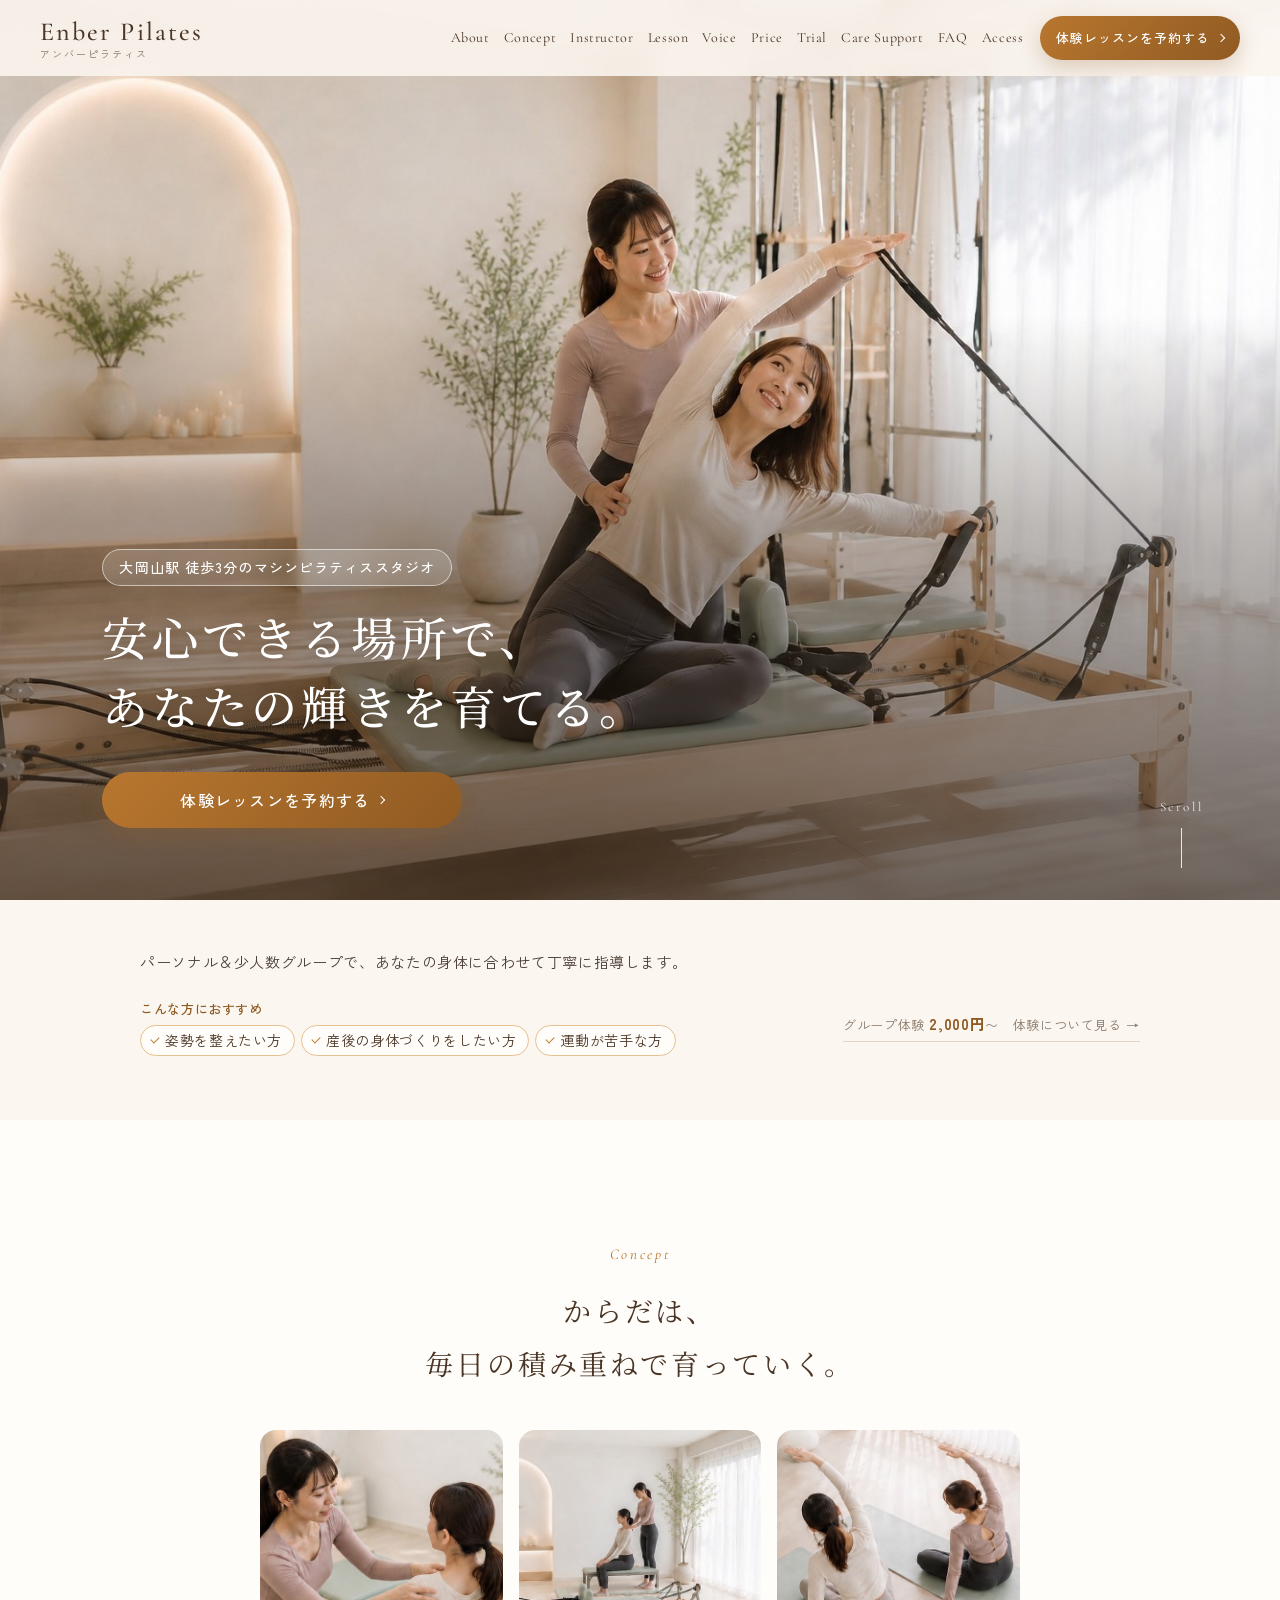
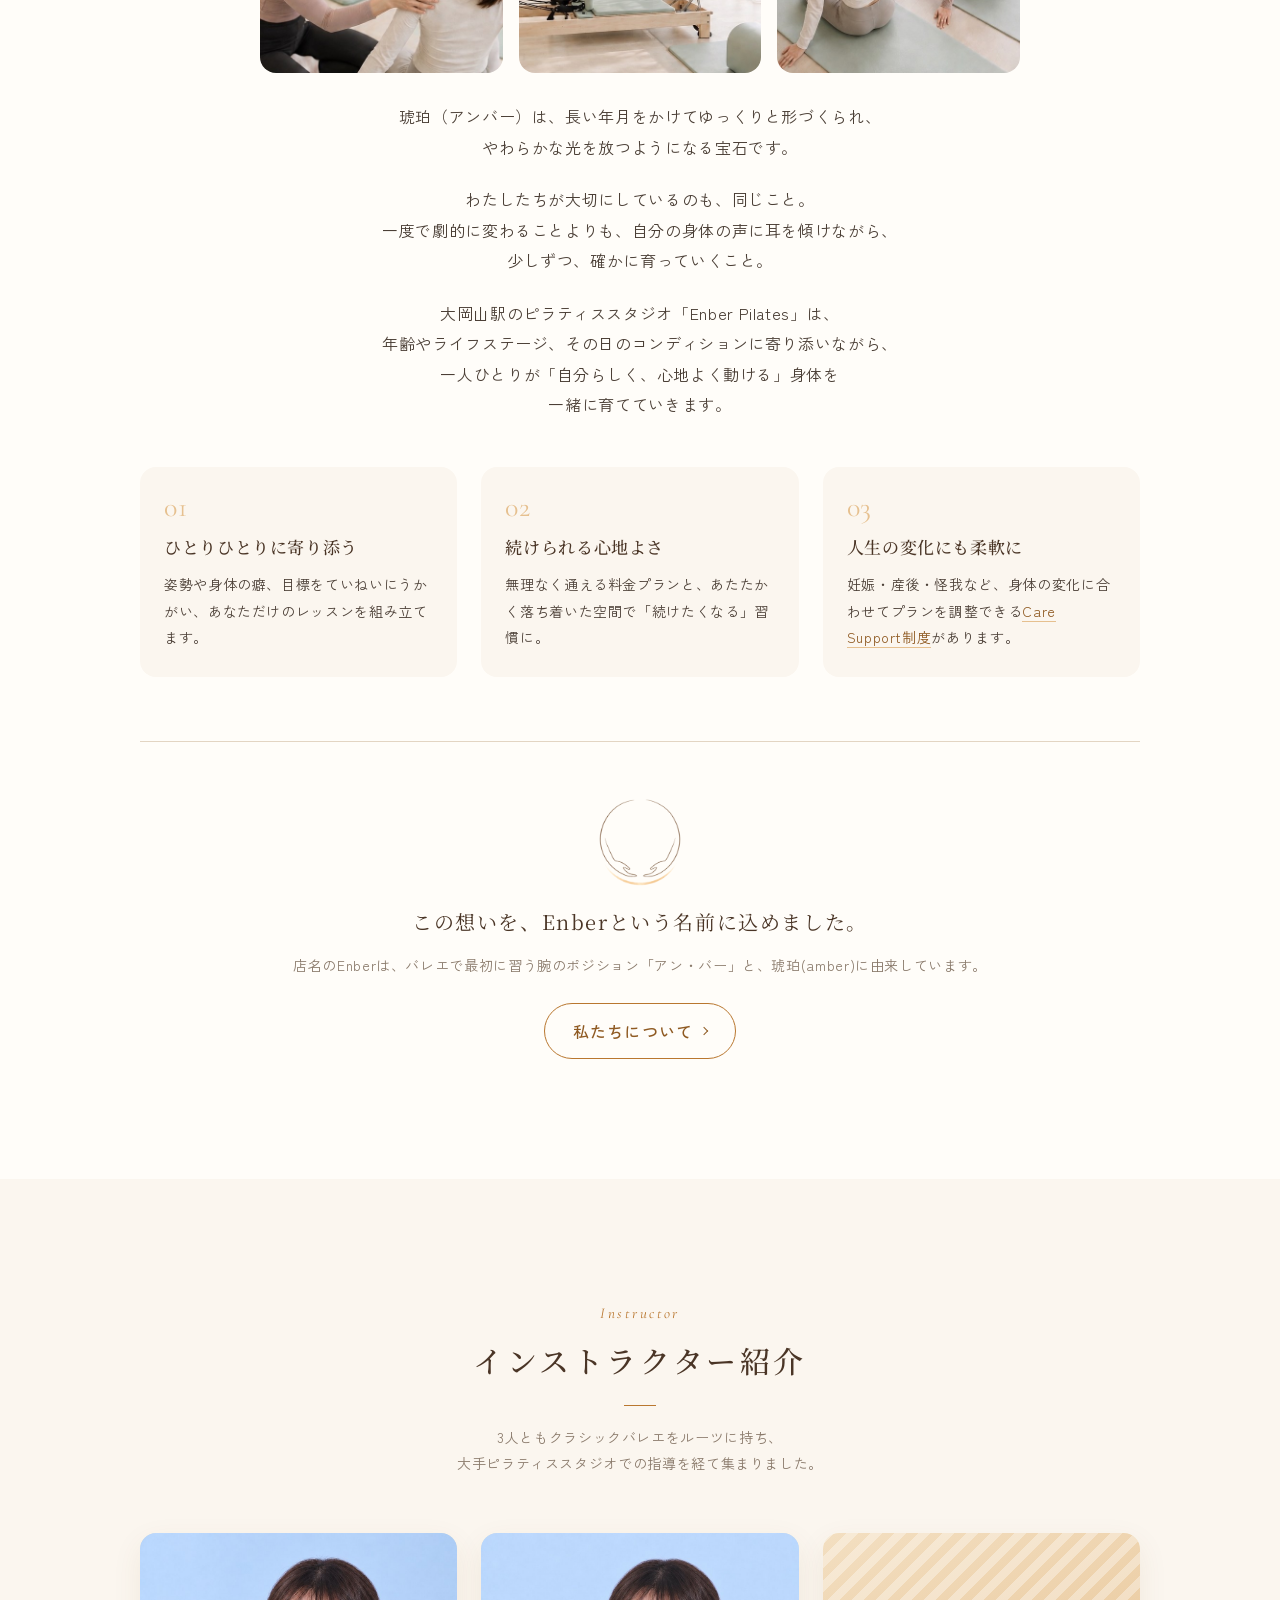
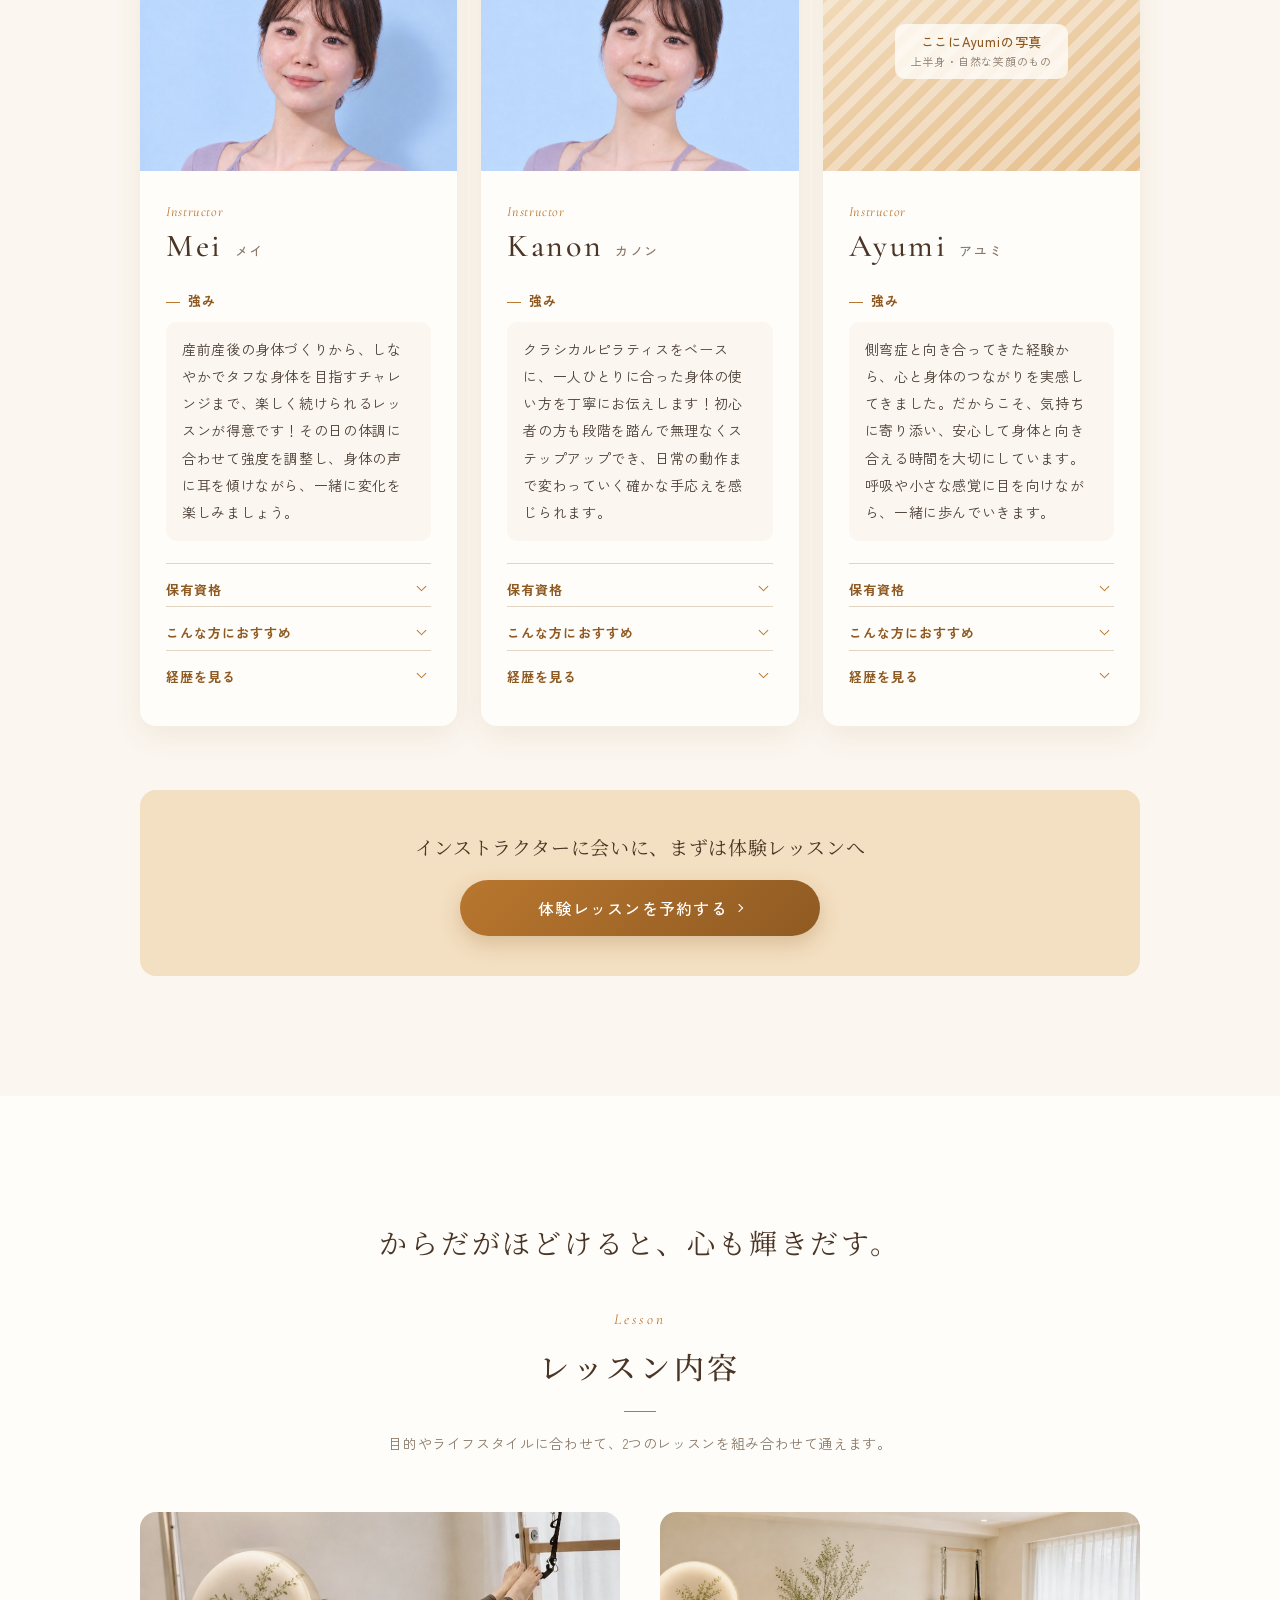
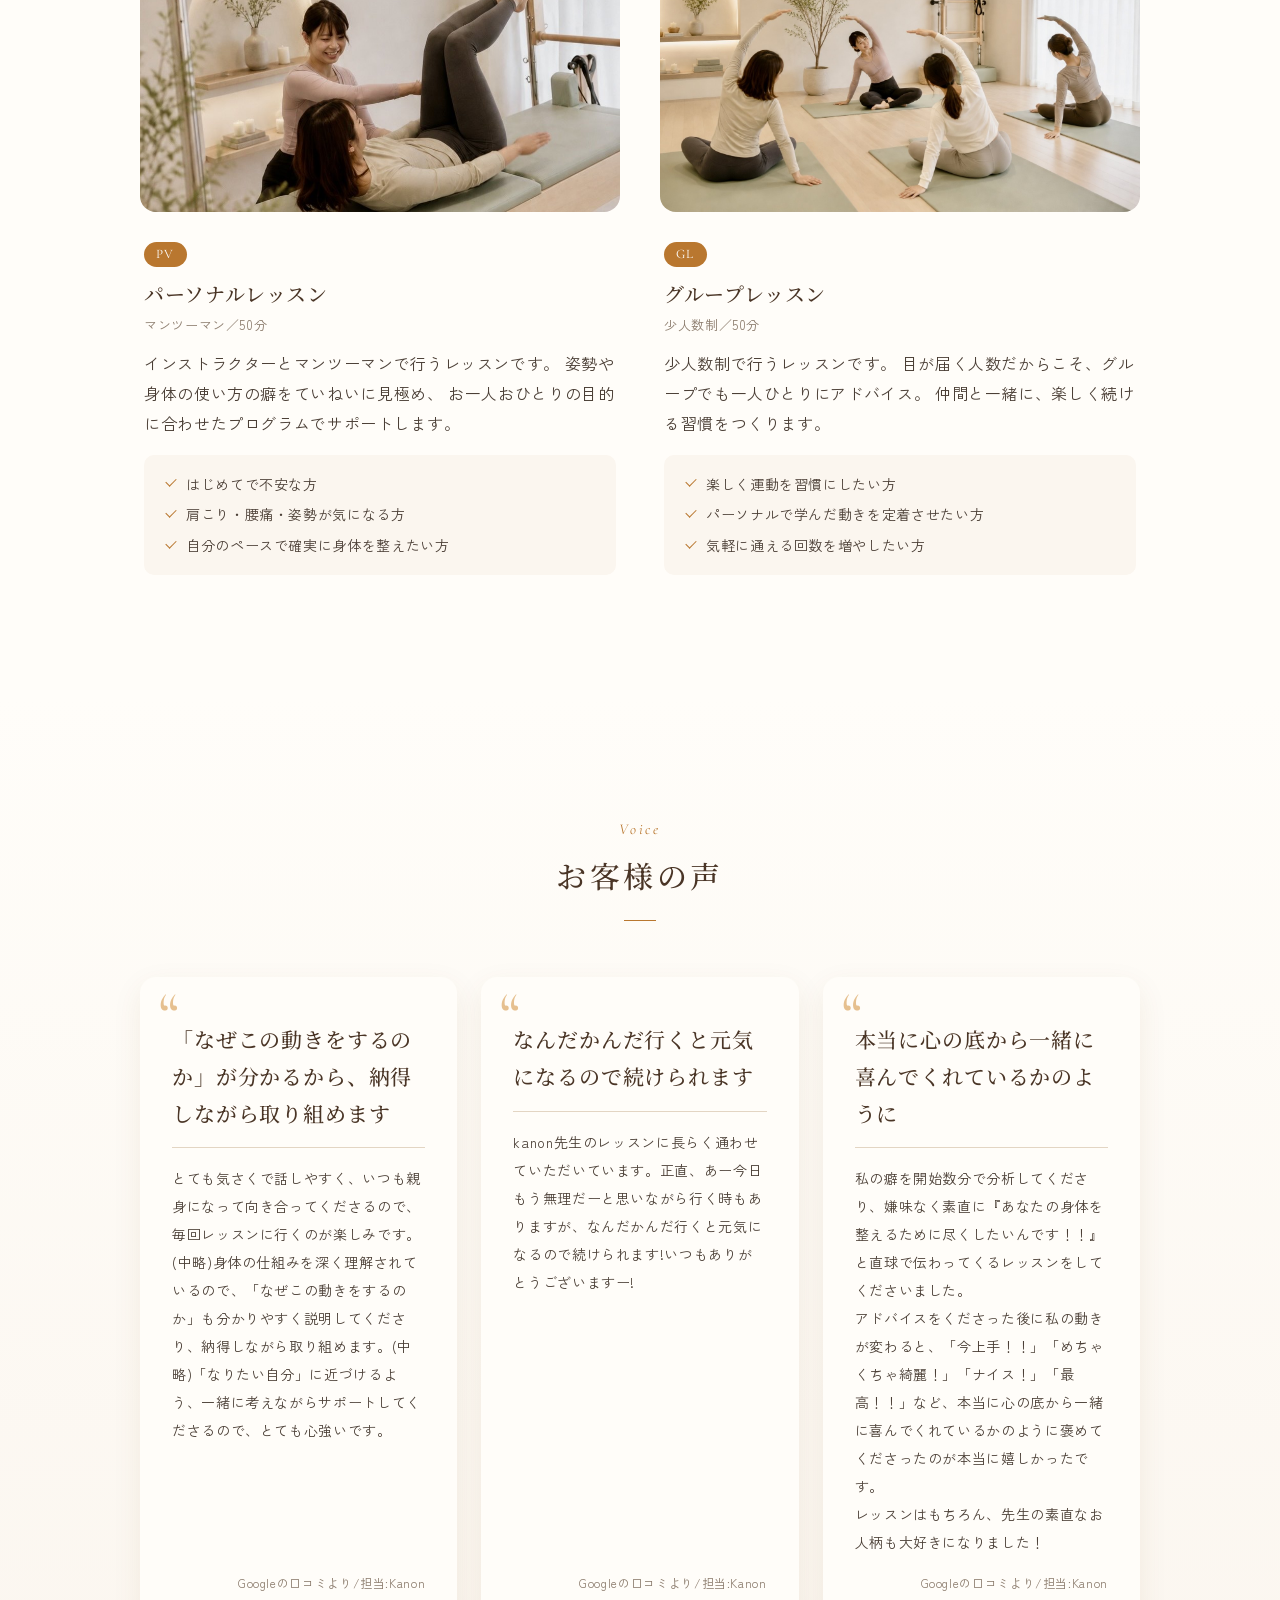
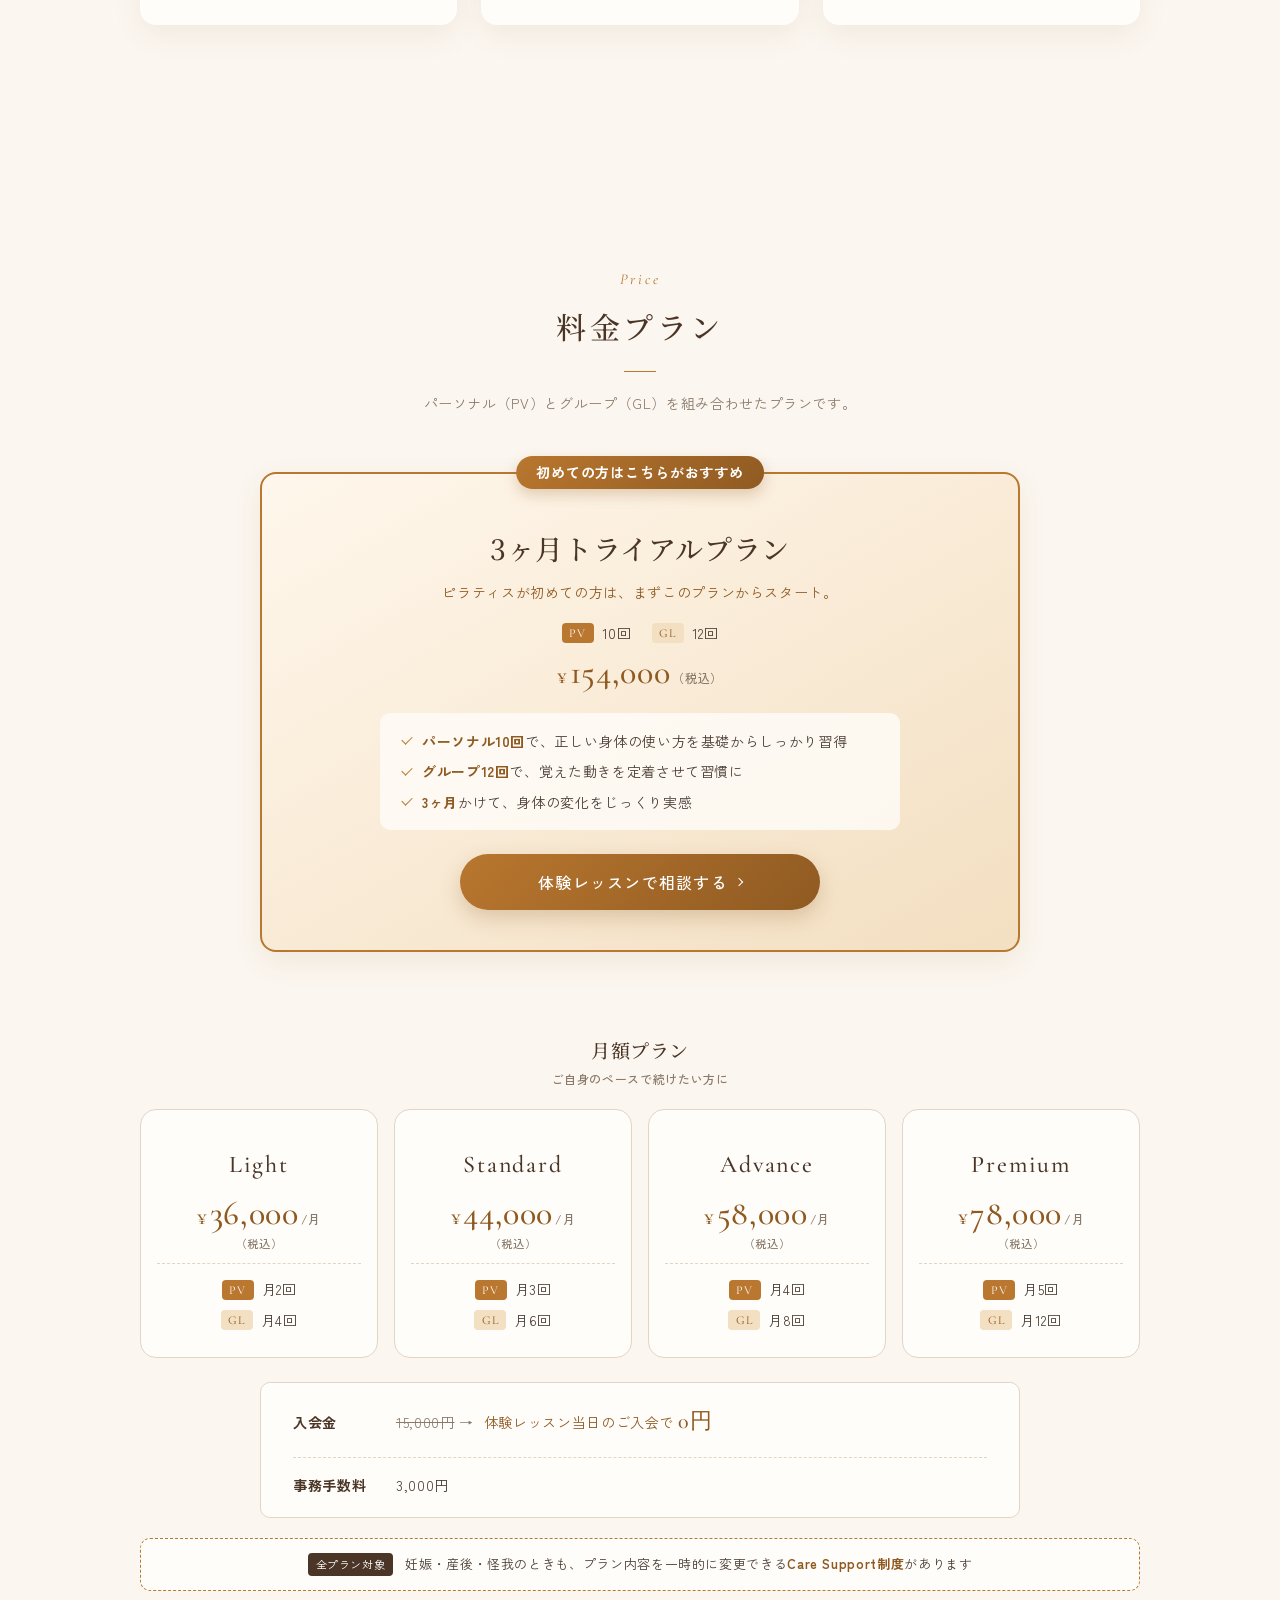
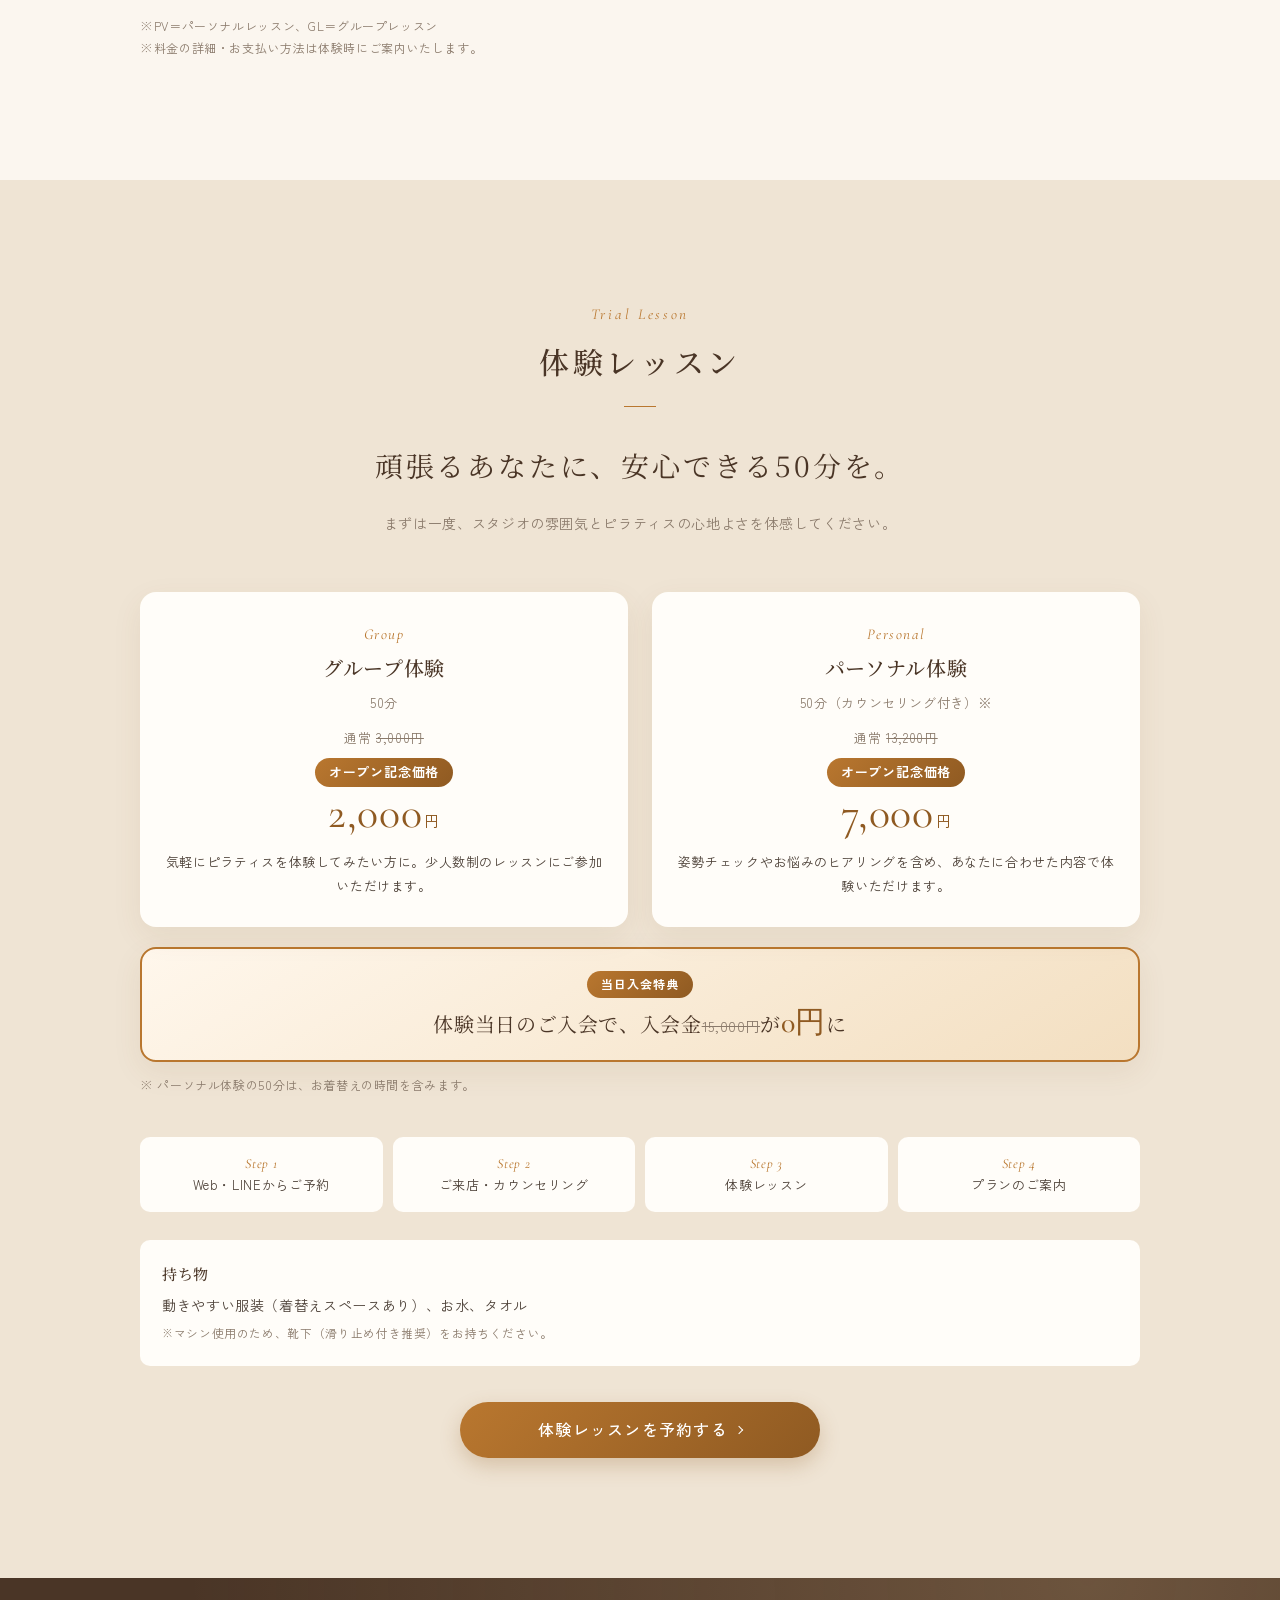
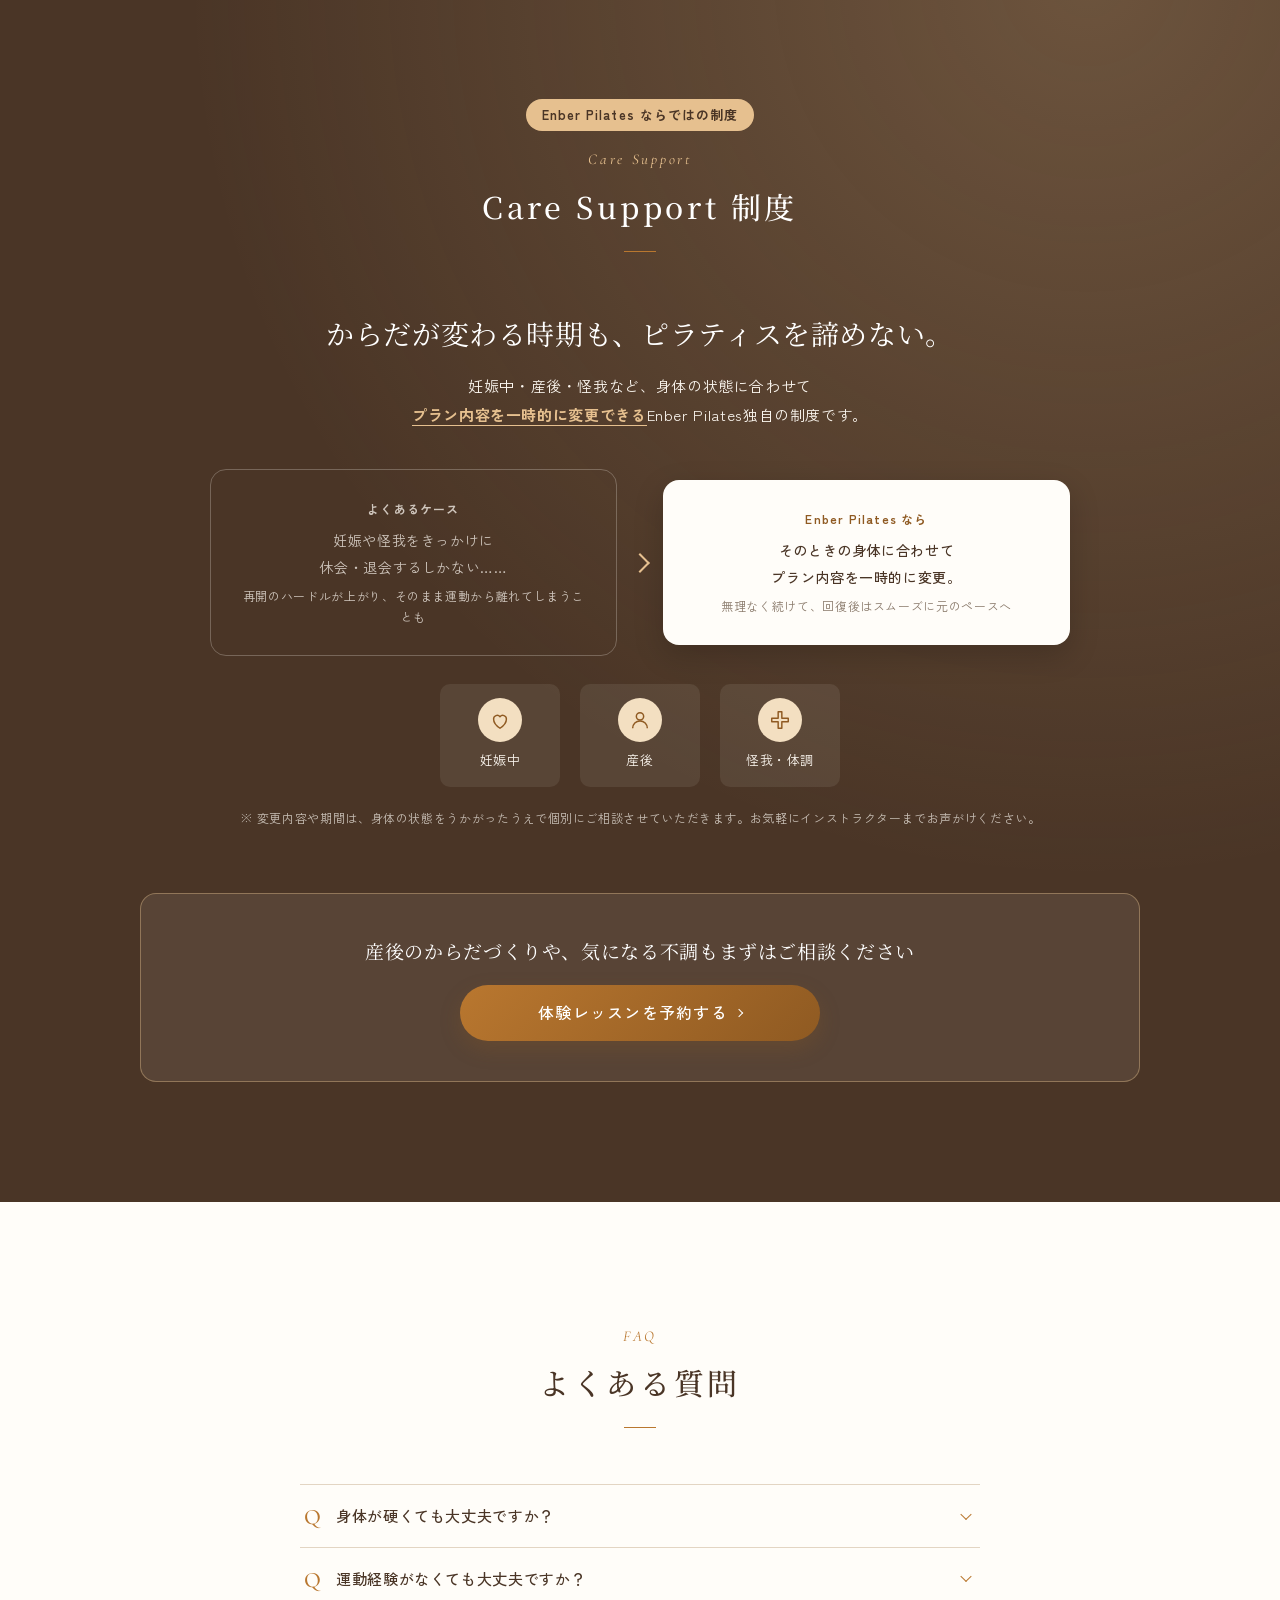
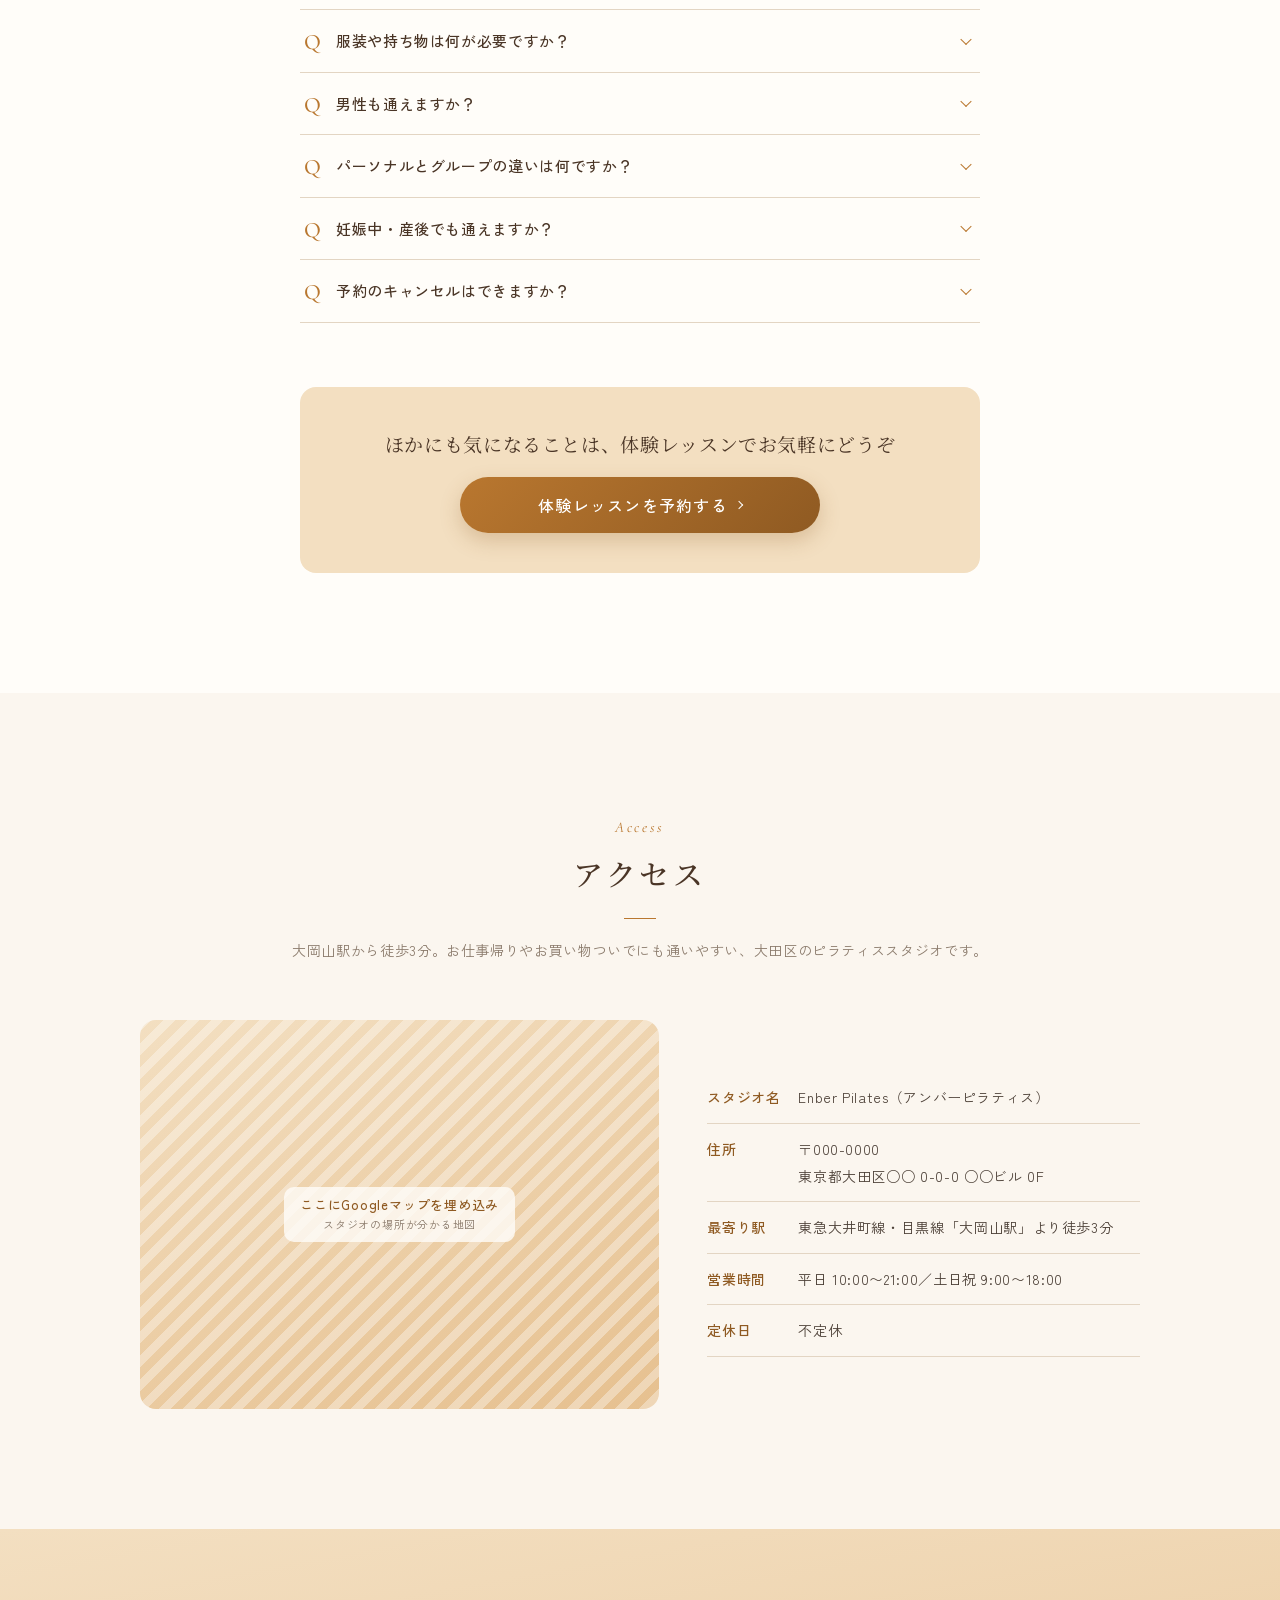
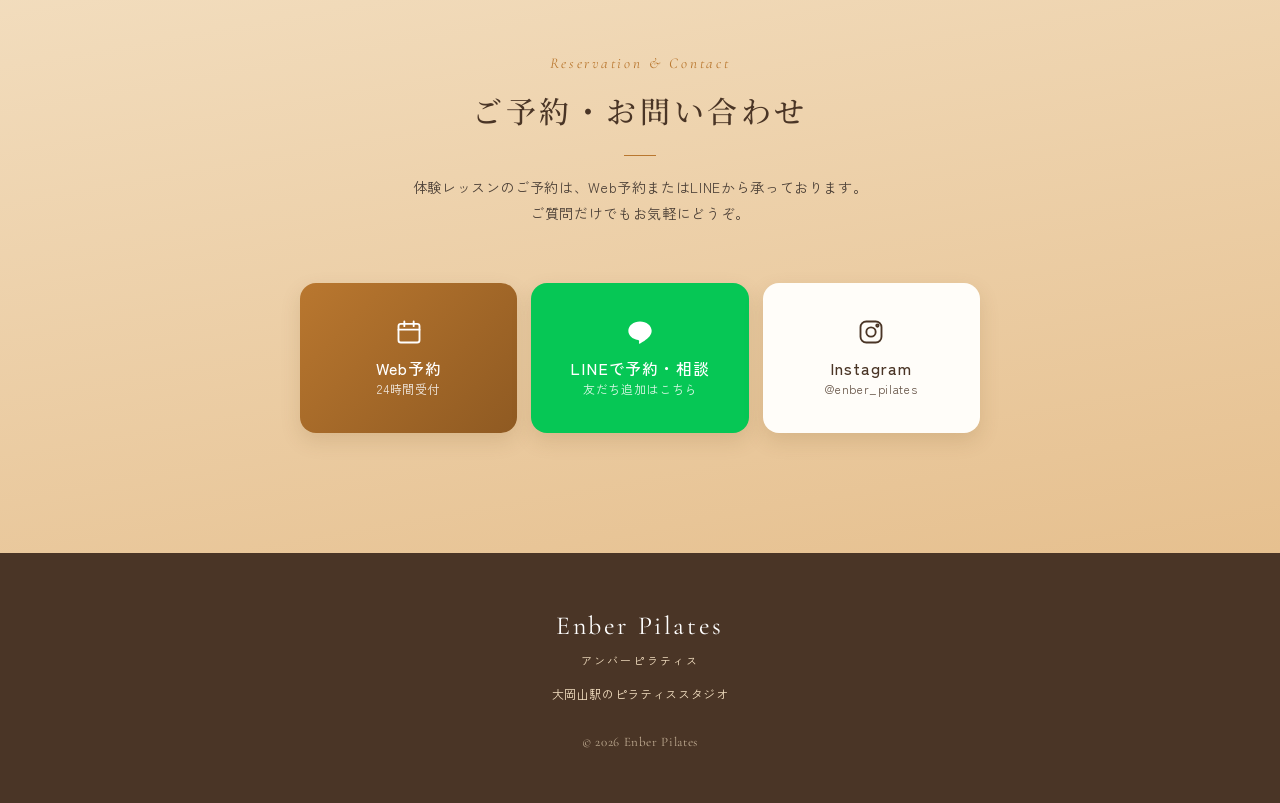
<file: index.html>
<!DOCTYPE html>
<html lang="ja">
<head>
  <meta charset="UTF-8">
  <meta name="viewport" content="width=device-width, initial-scale=1, viewport-fit=cover">
  <title>大岡山駅 ピラティス｜マシンピラティススタジオ Enber Pilates（アンバーピラティス）</title>
  <meta name="description" content="大岡山駅（大田区）徒歩3分でピラティスなら、Enber Pilates（アンバーピラティス）。姿勢を整えたい方、産後の身体づくりをしたい方、運動が苦手な方に。パーソナル・少人数グループのマシンピラティスで、妊娠・産後・怪我のときも続けられるCare Support制度あり。グループ体験2,000円。">
  <meta name="theme-color" content="#b9772f">

  <!-- OGP（公開URLが決まったら og:url / og:image を設定してください） -->
  <meta property="og:type" content="website">
  <meta property="og:title" content="大岡山駅 ピラティス｜Enber Pilates（アンバーピラティス）">
  <meta property="og:description" content="姿勢・産後・運動が苦手な方に。大岡山駅徒歩3分のマシンピラティススタジオ。体験レッスン受付中。">
  <meta property="og:locale" content="ja_JP">

  <link rel="preconnect" href="https://fonts.googleapis.com">
  <link rel="preconnect" href="https://fonts.gstatic.com" crossorigin>
  <link href="https://fonts.googleapis.com/css2?family=Cormorant+Garamond:ital,wght@0,400;0,500;1,400&family=Noto+Serif+JP:wght@400;500;600&family=Zen+Kaku+Gothic+New:wght@400;500;700&display=swap" rel="stylesheet">
  <link rel="stylesheet" href="css/style.css">
</head>
<body>

  <!-- ===== Header ===== -->
  <header class="header" id="header">
    <div class="header__inner">
      <a href="#top" class="logo" aria-label="Enber Pilates トップへ">
        <span class="logo__en">Enber Pilates</span>
        <span class="logo__ja">アンバーピラティス</span>
      </a>
      <button class="menu-btn" id="menuBtn" aria-label="メニューを開く" aria-expanded="false" aria-controls="globalNav">
        <span></span><span></span><span></span>
      </button>
    </div>
    <nav class="nav" id="globalNav" aria-label="グローバルナビゲーション">
      <ul class="nav__list">
        <li><a href="about.html">About<small>私たちについて</small></a></li>
        <li><a href="#concept">Concept<small>想い</small></a></li>
        <li><a href="#instructor">Instructor<small>インストラクター</small></a></li>
        <li><a href="#lesson">Lesson<small>レッスン</small></a></li>
        <li><a href="#voice">Voice<small>お客様の声</small></a></li>
        <li><a href="#price">Price<small>料金プラン</small></a></li>
        <li><a href="#trial">Trial<small>体験レッスン</small></a></li>
        <li><a href="#care">Care Support<small>ケアサポート制度</small></a></li>
        <li><a href="#faq">FAQ<small>よくある質問</small></a></li>
        <li><a href="#access">Access<small>アクセス</small></a></li>
      </ul>
      <a href="reserve.html" class="btn btn--primary nav__cta">体験レッスンを予約する</a>
    </nav>
  </header>

  <main id="top">

    <!-- ===== 1. Hero（最初の画面で「どんなスタジオか」「誰向けか」「体験予約」が分かる構成） ===== -->
    <section class="hero">
      <!-- 全画面の写真＋重ねる文字 -->
      <div class="hero__visual">
        <!-- スライドショー：5秒ごとに切り替え。写真を増やすときは img を1行追加 -->
        <div class="hero__image photo" id="heroSlides">
          <img class="is-active" src="images/studio-main.jpg" alt="やわらかな光が差し込むスタジオ。アーチの壁にEnberのロゴとリフォーマーが並ぶ" width="1150" height="652">
          <img src="images/hero-personal.jpg" alt="インストラクターがそばでサポートする、リフォーマーでのパーソナルレッスン" width="1536" height="1024" style="object-position: 52% 50%;">
          <img src="images/hero-group.jpg" alt="窓辺で並んで腕を伸ばす、グループレッスンの様子" width="1536" height="1024" style="object-position: 48% 50%;">
        </div>
        <div class="hero__overlay">
          <p class="hero__eyebrow">大岡山駅 徒歩3分のマシンピラティススタジオ</p>
          <h1 class="hero__title">
            安心できる場所で、<br>
            あなたの輝きを育てる。
          </h1>
          <a href="reserve.html" class="btn btn--primary btn--lg hero__cta" id="heroCta">体験レッスンを予約する</a>
        </div>
        <a href="#concept" class="hero__scroll" aria-label="下へスクロール">Scroll</a>
      </div>

      <!-- 写真の下：説明文・おすすめ・体験リンク -->
      <div class="hero__body">
        <p class="hero__lead">パーソナル＆少人数グループで、<br class="sp-only">あなたの身体に合わせて丁寧に指導します。</p>

        <div class="hero__for">
          <p class="hero__for-title">こんな方におすすめ</p>
          <ul class="tags">
            <li>姿勢を整えたい方</li>
            <li>産後の身体づくりをしたい方</li>
            <li>運動が苦手な方</li>
          </ul>
        </div>

        <a href="#trial" class="hero__note">グループ体験 <strong>2,000円</strong>〜　体験について見る &rarr;</a>
      </div>
    </section>

    <!-- ===== 2. Concept ===== -->
    <section class="section concept" id="concept">
      <div class="container">
        <header class="section__head">
          <h2 class="section__en">Concept</h2>
        </header>

        <div class="concept__body fade-in">
          <p class="concept__catch">
            からだは、<br>
            毎日の積み重ねで<br class="sp-only">育っていく。
          </p>
          <div class="concept__gallery">
            <div class="photo"><img src="images/concept-care.jpg" alt="インストラクターが肩に手を添えて姿勢をサポートする様子" width="506" height="506" loading="lazy"></div>
            <div class="photo"><img src="images/concept-studio.jpg" alt="明るいスタジオでインストラクターがマンツーマンで指導する様子" width="506" height="506" loading="lazy"></div>
            <div class="photo"><img src="images/concept-stretch.jpg" alt="マットの上で並んで体側を伸ばすストレッチの様子" width="506" height="506" loading="lazy"></div>
          </div>
          <div class="concept__text">
            <p>
              琥珀（アンバー）は、長い年月をかけてゆっくりと形づくられ、<br class="pc-only">
              やわらかな光を放つようになる宝石です。
            </p>
            <p>
              わたしたちが大切にしているのも、同じこと。<br>
              一度で劇的に変わることよりも、<br class="sp-only">自分の身体の声に耳を傾けながら、<br class="pc-only">
              少しずつ、確かに育っていくこと。
            </p>
            <p>
              大岡山駅のピラティススタジオ「Enber Pilates」は、<br class="pc-only">
              年齢やライフステージ、その日のコンディションに寄り添いながら、<br class="pc-only">
              一人ひとりが「自分らしく、心地よく動ける」身体を<br class="pc-only">一緒に育てていきます。
            </p>
          </div>
        </div>

        <ul class="values">
          <li class="values__item fade-in">
            <span class="values__num">01</span>
            <h3 class="values__title">ひとりひとりに寄り添う</h3>
            <p>姿勢や身体の癖、目標をていねいにうかがい、あなただけのレッスンを組み立てます。</p>
          </li>
          <li class="values__item fade-in">
            <span class="values__num">02</span>
            <h3 class="values__title">続けられる心地よさ</h3>
            <p>無理なく通える料金プランと、あたたかく落ち着いた空間で「続けたくなる」習慣に。</p>
          </li>
          <li class="values__item fade-in">
            <span class="values__num">03</span>
            <h3 class="values__title">人生の変化にも柔軟に</h3>
            <p>妊娠・産後・怪我など、身体の変化に合わせてプランを調整できる<a href="#care" class="text-link">Care Support制度</a>があります。</p>
          </li>
        </ul>

        <!-- Enberの由来（Aboutページへの導線） -->
        <div class="concept__about fade-in">
          <img class="concept__about-mark" src="images/enber-mark.png" alt="" width="444" height="469">
          <p class="concept__about-copy">この想いを、Enberという名前に込めました。</p>
          <p class="concept__about-text">店名のEnberは、バレエで最初に習う腕のポジション「アン・バー」と、琥珀(amber)に由来しています。</p>
          <a href="about.html" class="btn btn--outline">私たちについて</a>
        </div>
      </div>
    </section>

    <!-- ===== 3. Instructor ===== -->
    <section class="section instructor" id="instructor">
      <div class="container">
        <header class="section__head">
          <p class="section__en">Instructor</p>
          <h2 class="section__title">インストラクター紹介</h2>
          <p class="section__lead">3人ともクラシックバレエをルーツに持ち、<br class="pc-only">大手ピラティススタジオでの指導を経て集まりました。</p>
        </header>

        <div class="instructor__list" id="instructorList">
          <!-- ===== Mei ===== -->
          <article class="card instructor-card">
            <div class="instructor-card__photo photo">
              <img src="images/instructor-mei.jpg" alt="インストラクター Mei" width="900" height="1236" loading="lazy" style="object-position: 50% 22%;">
            </div>
            <div class="instructor-card__body">
              <p class="instructor-card__role">Instructor</p>
              <h3 class="instructor-card__name">Mei<span>メイ</span></h3>

              <h4 class="instructor-card__label">強み</h4>
              <div class="instructor-card__message">
                <p>産前産後の身体づくりから、しなやかでタフな身体を目指すチャレンジまで、楽しく続けられるレッスンが得意です！その日の体調に合わせて強度を調整し、身体の声に耳を傾けながら、一緒に変化を楽しみましょう。</p>
              </div>

              <details class="history">
                <summary>保有資格</summary>
                <ul class="qual-list">
                  <li>BASI Pilates Comprehensive</li>
                  <li>産前産後ピラティス 養成講座 修了</li>
                  <li>側弯症ピラティス 養成講座 修了</li>
                </ul>
              </details>

              <details class="history">
                <summary>こんな方におすすめ</summary>
                <ul class="check-list">
                  <li>産前産後のプライベートレッスンをご希望の方</li>
                  <li>しなやかでタフな身体を手に入れたい方</li>
                  <li>自分の心身にしっかり50分向き合いたい方</li>
                </ul>
              </details>

              <details class="history">
                <summary>経歴を見る</summary>
                <p class="history__intro">4歳よりクラシックバレエを始める。<br>
                  Iwaki Ballet Companyにて【ジゼル】【ドン・キホーテ】【眠れる森の美女】などの公演に幼少期より参加。</p>
                <dl class="history__list">
                  <dt>2021年</dt>
                  <dd>洗足学園音楽大学 バレエコース 卒業</dd>
                  <dt>2022年</dt>
                  <dd>大手ピラティススタジオ入社</dd>
                  <dt>2023年</dt>
                  <dd>BASI Pilates Comprehensive 取得</dd>
                  <dt>2024年</dt>
                  <dd>フリーランスとして活動</dd>
                  <dt>2025年</dt>
                  <dd>Christmas Love Concert<br>
                    〜能登半島地震復興支援Charity〜<br>
                    花のワルツ役 出演</dd>
                  <dt>2027年</dt>
                  <dd>Enber Pilates 立ち上げ</dd>
                </dl>
              </details>
            </div>
          </article>

          <!-- ===== Kanon ===== -->
          <article class="card instructor-card">
            <div class="instructor-card__photo photo">
              <img src="images/instructor-kanon.jpg" alt="インストラクター Kanon" width="900" height="1234" loading="lazy" style="object-position: 50% 22%;">
            </div>
            <div class="instructor-card__body">
              <p class="instructor-card__role">Instructor</p>
              <h3 class="instructor-card__name">Kanon<span>カノン</span></h3>

              <h4 class="instructor-card__label">強み</h4>
              <div class="instructor-card__message">
                <p>クラシカルピラティスをベースに、一人ひとりに合った身体の使い方を丁寧にお伝えします！初心者の方も段階を踏んで無理なくステップアップでき、日常の動作まで変わっていく確かな手応えを感じられます。</p>
              </div>

              <details class="history">
                <summary>保有資格</summary>
                <ul class="qual-list">
                  <li>PeakPilates Comprehensive Level1</li>
                  <li>SilkSuspension™ ファンダメンタルズ I・II （空中ピラティス）</li>
                  <li>日本ダンス・セラピー協会 ダンスセラピーリーダー</li>
                  <li>JAAMP ピラティスセラピスト資格</li>
                  <li>JIA ピラティスインストラクター資格</li>
                  <li>KAATSU JAPAN 加圧インストラクター</li>
                </ul>
              </details>

              <details class="history">
                <summary>こんな方におすすめ</summary>
                <ul class="check-list">
                  <li>運動が苦手な方・初心者の方</li>
                  <li>歩き方や立ち振る舞いなど、日常の所作を整えたい方</li>
                  <li>正しい身体の使い方を基礎から身につけたい方</li>
                </ul>
              </details>

              <details class="history">
                <summary>経歴を見る</summary>
                <p class="history__intro">2歳より地元福島にてクラシックバレエ・ジャズダンスを始める。</p>
                <dl class="history__list">
                  <dt>2012年</dt>
                  <dd>（公社）日本バレエ協会東北支部 第26回東北バレエコンクール 第二部 入選<br>
                    第6回「うつくしま、ふくしま。」全国洋舞コンクール 福島県洋舞連盟賞 入選（第12位）<br>
                    オールジャパンバレエユニオン主催 第13回全国バレエコンクール 努力賞 受賞</dd>
                  <dt>2013年</dt>
                  <dd>（公社）日本バレエ協会東北支部 第27回東北バレエコンクール ジュニア部 入選<br>
                    第2回国際多摩シティ全国バレエコンクール 奨励賞<br>
                    第7回「うつくしま、ふくしま。」全国洋舞コンクール 福島県洋舞連盟賞／入選（第2位）</dd>
                  <dt>2014年</dt>
                  <dd>オールジャパンバレエユニオン主催 第14回全国バレエコンクール 準入賞<br>
                    （公社）日本バレエ協会東北支部 第28回東北バレエコンクール ジュニア部 入選</dd>
                  <dt>2015年</dt>
                  <dd>（公社）日本バレエ協会東北支部 第29回東北バレエコンクール ジュニア部 入選</dd>
                  <dt>2016年</dt>
                  <dd>（公社）日本バレエ協会東北支部 第30回東北バレエコンクール 第一部 入選<br>
                    「世界への歩み」オーディション スカラシップ生 合格</dd>
                  <dt>2018年</dt>
                  <dd>日本女子体育大学 舞踊学専攻 入学</dd>
                  <dt>2019年</dt>
                  <dd>THE BAWDIES「SKIPPIN’ STONES」Music Video 出演</dd>
                  <dt>2022年度</dt>
                  <dd>卒業公演if. 渡辺研究室作品「黎明」振付出演</dd>
                  <dt>2022年</dt>
                  <dd>日本女子体育大学 舞踊学専攻 卒業<br>
                    大手ピラティススタジオ入社</dd>
                  <dt>2024年</dt>
                  <dd>韓国にてピラティス・ダンスの短期留学<br>
                    現地スタジオにてトレーニングレッスンを受講</dd>
                  <dt>2025年</dt>
                  <dd>フリーランスとして活動</dd>
                  <dt>2027年</dt>
                  <dd>Enber Pilates 立ち上げ</dd>
                </dl>
              </details>
            </div>
          </article>

          <!-- ===== Ayumi ===== -->
          <article class="card instructor-card">
            <div class="instructor-card__photo ph" role="img" aria-label="Ayumiの写真（仮）">
              <span class="ph__label">ここにAyumiの写真<small>上半身・自然な笑顔のもの</small></span>
            </div>
            <div class="instructor-card__body">
              <p class="instructor-card__role">Instructor</p>
              <h3 class="instructor-card__name">Ayumi<span>アユミ</span></h3>

              <h4 class="instructor-card__label">強み</h4>
              <div class="instructor-card__message">
                <p>側弯症と向き合ってきた経験から、心と身体のつながりを実感してきました。だからこそ、気持ちに寄り添い、安心して身体と向き合える時間を大切にしています。呼吸や小さな感覚に目を向けながら、一緒に歩んでいきます。</p>
              </div>

              <details class="history">
                <summary>保有資格</summary>
                <ul class="qual-list">
                  <li>BASI Pilates Comprehensive</li>
                  <li>側弯症ピラティス指導者</li>
                  <li>ダンスセラピスト</li>
                  <li>中学校・高等学校教員免許（保健体育）</li>
                </ul>
              </details>

              <details class="history">
                <summary>こんな方におすすめ</summary>
                <ul class="check-list">
                  <li>よくなりたいけどどうしたら良いか分からない方</li>
                  <li>身体に不安を抱えている方</li>
                  <li>少し立ち止まり、自分の身体と向き合う時間を持ちたい方</li>
                </ul>
              </details>

              <details class="history">
                <summary>経歴を見る</summary>
                <p class="history__intro">6歳から栃沢寿美氏にクラシックバレエを師事。<br>
                  クラシックバレエを基礎に、コンテンポラリーダンサーとしても活動。</p>
                <dl class="history__list">
                  <dt>2016年</dt>
                  <dd>寿美バレエスタジオ創立40周年公演 主役<br>
                    東京舞踊新聞掲載</dd>
                  <dt>2017年</dt>
                  <dd>古典芸能コンクール 日本舞踊部門 1位<br>
                    朝日新聞掲載（日本舞踊）</dd>
                  <dt>2018年</dt>
                  <dd>芸術総合高校 舞台芸術科 卒業<br>
                    （モダンダンス、ジャズダンス、日本舞踊、演劇を学ぶ）</dd>
                  <dt>2022年度</dt>
                  <dd>卒業公演有志作品「未レ視」振付出演</dd>
                  <dt>2022年</dt>
                  <dd>日本女子体育大学 舞踊学専攻 卒業<br>
                    自身の持病を改善するため、大手ピラティススタジオ入社<br>
                    側弯症ピラティス 養成ワークショップ</dd>
                  <dt>2024年</dt>
                  <dd>韓国ピラティス留学</dd>
                  <dt>2025年</dt>
                  <dd>NHKテレビ「チコちゃんに叱られる」ダンサー出演<br>
                    大手ピラティス会社 スタジオ運営</dd>
                  <dt>2026年</dt>
                  <dd>Scolio Pilates Helen New に師事<br>
                    フリーランスとして活動</dd>
                  <dt>2027年</dt>
                  <dd>Enber Pilates 立ち上げ</dd>
                </dl>
              </details>
            </div>
          </article>
        </div>
        <!-- スマホ：横スワイプの位置表示 -->
        <div class="instructor__dots" id="instructorDots"></div>

        <div class="cta-box fade-in">
          <p class="cta-box__text">インストラクターに会いに、<br class="sp-only">まずは体験レッスンへ</p>
          <a href="reserve.html" class="btn btn--primary btn--lg">体験レッスンを予約する</a>
        </div>
      </div>
    </section>

    <!-- ===== 4. Lesson ===== -->
    <section class="section lesson" id="lesson">
      <div class="container">
        <header class="section__head">
          <p class="section__catch">からだがほどけると、<br class="sp-only">心も輝きだす。</p>
          <p class="section__en">Lesson</p>
          <h2 class="section__title">レッスン内容</h2>
          <p class="section__lead">目的やライフスタイルに合わせて、2つのレッスンを組み合わせて通えます。</p>
        </header>

        <div class="lesson__list">
          <article class="lesson-card fade-in">
            <div class="lesson-card__image photo">
              <img src="images/lesson-personal.jpg" alt="インストラクターがマンツーマンでサポートするパーソナルレッスンの様子" width="941" height="588" loading="lazy">
            </div>
            <div class="lesson-card__body">
              <p class="lesson-card__tag">PV</p>
              <h3 class="lesson-card__title">パーソナルレッスン</h3>
              <p class="lesson-card__meta">マンツーマン／50分</p>
              <p>
                インストラクターとマンツーマンで行うレッスンです。
                姿勢や身体の使い方の癖をていねいに見極め、
                お一人おひとりの目的に合わせたプログラムでサポートします。
              </p>
              <ul class="check-list">
                <li>はじめてで不安な方</li>
                <li>肩こり・腰痛・姿勢が気になる方</li>
                <li>自分のペースで確実に身体を整えたい方</li>
              </ul>
            </div>
          </article>

          <article class="lesson-card fade-in">
            <div class="lesson-card__image photo">
              <img src="images/lesson-group.jpg" alt="インストラクターと一緒にマットの上でストレッチをする少人数グループレッスンの様子" width="1506" height="941" loading="lazy">
            </div>
            <div class="lesson-card__body">
              <p class="lesson-card__tag">GL</p>
              <h3 class="lesson-card__title">グループレッスン</h3>
              <p class="lesson-card__meta">少人数制／50分</p>
              <p>
                少人数制で行うレッスンです。
                目が届く人数だからこそ、グループでも一人ひとりにアドバイス。
                仲間と一緒に、楽しく続ける習慣をつくります。
              </p>
              <ul class="check-list">
                <li>楽しく運動を習慣にしたい方</li>
                <li>パーソナルで学んだ動きを定着させたい方</li>
                <li>気軽に通える回数を増やしたい方</li>
              </ul>
            </div>
          </article>
        </div>
      </div>
    </section>

    <!-- ===== Voice（お客様の声） ===== -->
    <section class="section voice" id="voice">
      <div class="container">
        <header class="section__head">
          <p class="section__en">Voice</p>
          <h2 class="section__title">お客様の声</h2>
        </header>

        <!--
          ▼ 口コミを追加するとき
          1. 下の <article class="card voice-card"> 〜 </article> を丸ごとコピーし、
             最後の </article> のすぐ後ろに貼り付けます。
          2. 貼り付けた中の3か所を書き換えます。
             ・voice-card__title …… 一言の見出し
             ・voice-card__text  …… 本文
             ・voice-card__source …… 出典と担当インストラクター名
          ※ スマホのドット表示とPCの横並びは、カードの枚数に合わせて自動で切り替わります。
        -->
        <div class="voice__list" id="voiceList">
          <!-- ===== 口コミ 1 ===== -->
          <article class="card voice-card">
            <h3 class="voice-card__title">「なぜこの動きをするのか」が分かるから、納得しながら取り組めます</h3>
            <p class="voice-card__text">とても気さくで話しやすく、いつも親身になって向き合ってくださるので、毎回レッスンに行くのが楽しみです。(中略)身体の仕組みを深く理解されているので、「なぜこの動きをするのか」も分かりやすく説明してくださり、納得しながら取り組めます。(中略)「なりたい自分」に近づけるよう、一緒に考えながらサポートしてくださるので、とても心強いです。</p>
            <p class="voice-card__source">Googleの口コミより/担当:Kanon</p>
          </article>
          <!-- ===== 口コミ 1 ここまで ===== -->

          <!-- ===== 口コミ 2 ===== -->
          <article class="card voice-card">
            <h3 class="voice-card__title">なんだかんだ行くと元気になるので続けられます</h3>
            <p class="voice-card__text">kanon先生のレッスンに長らく通わせていただいています。正直、あー今日もう無理だーと思いながら行く時もありますが、なんだかんだ行くと元気になるので続けられます!いつもありがとうございますー!</p>
            <p class="voice-card__source">Googleの口コミより/担当:Kanon</p>
          </article>
          <!-- ===== 口コミ 2 ここまで ===== -->

          <!-- ===== 口コミ 3 ===== -->
          <article class="card voice-card">
            <h3 class="voice-card__title">本当に心の底から一緒に喜んでくれているかのように</h3>
            <p class="voice-card__text">私の癖を開始数分で分析してくださり、嫌味なく素直に『あなたの身体を整えるために尽くしたいんです！！』と直球で伝わってくるレッスンをしてくださいました。<br>
アドバイスをくださった後に私の動きが変わると、「今上手！！」「めちゃくちゃ綺麗！」「ナイス！」「最高！！」など、本当に心の底から一緒に喜んでくれているかのように褒めてくださったのが本当に嬉しかったです。<br>
レッスンはもちろん、先生の素直なお人柄も大好きになりました！</p>
            <p class="voice-card__source">Googleの口コミより/担当:Kanon</p>
          </article>
          <!-- ===== 口コミ 3 ここまで ===== -->
        </div>
        <!-- スマホ：横スワイプの位置表示（カードが2枚以上のとき自動で表示） -->
        <div class="carousel-dots" id="voiceDots"></div>
      </div>
    </section>

    <!-- ===== 5. Price ===== -->
    <section class="section price" id="price">
      <div class="container">
        <header class="section__head">
          <p class="section__en">Price</p>
          <h2 class="section__title">料金プラン</h2>
          <p class="section__lead">パーソナル（PV）とグループ（GL）を組み合わせたプランです。</p>
        </header>

        <!-- 初めての方向け：3ヶ月トライアルプランを最初に大きく表示 -->
        <article class="plan-trial fade-in">
          <p class="plan-trial__badge">初めての方はこちらがおすすめ</p>
          <h3 class="plan-trial__name">3ヶ月トライアルプラン</h3>
          <p class="plan-trial__lead">ピラティスが初めての方は、<br class="sp-only">まずこのプランからスタート。</p>
          <ul class="plan__detail plan__detail--row">
            <li><span class="badge badge--pv">PV</span>10回</li>
            <li><span class="badge badge--gl">GL</span>12回</li>
          </ul>
          <p class="plan__price plan__price--lg"><span class="yen">¥</span>154,000<span class="unit">（税込）</span></p>
          <ul class="plan-trial__points">
            <li><strong>パーソナル10回</strong>で、正しい身体の使い方を基礎からしっかり習得</li>
            <li><strong>グループ12回</strong>で、覚えた動きを定着させて習慣に</li>
            <li><strong>3ヶ月</strong>かけて、身体の変化をじっくり実感</li>
          </ul>
          <a href="#contact" class="btn btn--primary btn--lg">体験レッスンで相談する</a>
        </article>

        <h3 class="price__subtitle">月額プラン<small>ご自身のペースで続けたい方に</small></h3>
        <div class="plan-list">
          <article class="plan fade-in">
            <h4 class="plan__name">Light</h4>
            <p class="plan__price"><span class="yen">¥</span>36,000<span class="unit">/月</span><span class="tax">（税込）</span></p>
            <ul class="plan__detail">
              <li><span class="badge badge--pv">PV</span>月2回</li>
              <li><span class="badge badge--gl">GL</span>月4回</li>
            </ul>
          </article>

          <article class="plan fade-in">
            <h4 class="plan__name">Standard</h4>
            <p class="plan__price"><span class="yen">¥</span>44,000<span class="unit">/月</span><span class="tax">（税込）</span></p>
            <ul class="plan__detail">
              <li><span class="badge badge--pv">PV</span>月3回</li>
              <li><span class="badge badge--gl">GL</span>月6回</li>
            </ul>
          </article>

          <article class="plan fade-in">
            <h4 class="plan__name">Advance</h4>
            <p class="plan__price"><span class="yen">¥</span>58,000<span class="unit">/月</span><span class="tax">（税込）</span></p>
            <ul class="plan__detail">
              <li><span class="badge badge--pv">PV</span>月4回</li>
              <li><span class="badge badge--gl">GL</span>月8回</li>
            </ul>
          </article>

          <article class="plan fade-in">
            <h4 class="plan__name">Premium</h4>
            <p class="plan__price"><span class="yen">¥</span>78,000<span class="unit">/月</span><span class="tax">（税込）</span></p>
            <ul class="plan__detail">
              <li><span class="badge badge--pv">PV</span>月5回</li>
              <li><span class="badge badge--gl">GL</span>月12回</li>
            </ul>
          </article>
        </div>

        <!-- 入会金・事務手数料 -->
        <dl class="fees fade-in">
          <div class="fees__row">
            <dt>入会金</dt>
            <dd>
              <span class="fees__regular"><s>15,000円</s> →</span>
              <span class="fees__deal">体験レッスン当日のご入会で<strong>0円</strong></span>
            </dd>
          </div>
          <div class="fees__row">
            <dt>事務手数料</dt>
            <dd>3,000円</dd>
          </div>
        </dl>

        <a href="#care" class="price__care fade-in">
          <span class="price__care-label">全プラン対象</span>
          <span>妊娠・産後・怪我のときも、プラン内容を一時的に変更できる<strong>Care Support制度</strong>があります</span>
        </a>

        <ul class="notes">
          <li>PV＝パーソナルレッスン、GL＝グループレッスン</li>
          <li>料金の詳細・お支払い方法は体験時にご案内いたします。</li>
        </ul>
      </div>
    </section>

    <!-- ===== 6. Trial ===== -->
    <section class="section trial" id="trial">
      <div class="container">
        <header class="section__head">
          <p class="section__en">Trial Lesson</p>
          <h2 class="section__title">体験レッスン</h2>
          <p class="section__catch section__catch--sub">頑張るあなたに、<br class="sp-only">安心できる50分を。</p>
          <p class="section__lead">まずは一度、スタジオの雰囲気とピラティスの心地よさを体感してください。</p>
        </header>

        <div class="trial__list">
          <article class="trial-card fade-in">
            <p class="trial-card__tag">Group</p>
            <h3 class="trial-card__title">グループ体験</h3>
            <p class="trial-card__time">50分</p>
            <div class="trial-card__deal">
              <p class="trial-card__regular">通常 <s>3,000円</s></p>
              <p class="trial-card__open">オープン記念価格</p>
              <p class="trial-card__price">2,000<span>円</span></p>
            </div>
            <p class="trial-card__text">気軽にピラティスを体験してみたい方に。少人数制のレッスンにご参加いただけます。</p>
          </article>

          <article class="trial-card fade-in">
            <p class="trial-card__tag">Personal</p>
            <h3 class="trial-card__title">パーソナル体験</h3>
            <p class="trial-card__time">50分（カウンセリング付き）※</p>
            <div class="trial-card__deal">
              <p class="trial-card__regular">通常 <s>13,200円</s></p>
              <p class="trial-card__open">オープン記念価格</p>
              <p class="trial-card__price">7,000<span>円</span></p>
            </div>
            <p class="trial-card__text">姿勢チェックやお悩みのヒアリングを含め、あなたに合わせた内容で体験いただけます。</p>
          </article>
        </div>
        <div class="trial__perk fade-in">
          <p class="trial__perk-label">当日入会特典</p>
          <p class="trial__perk-text">体験当日のご入会で、<br class="sp-only">入会金<s>15,000円</s>が<strong>0円</strong>に</p>
        </div>
        <p class="trial__note">※ パーソナル体験の50分は、お着替えの時間を含みます。</p>

        <ol class="flow fade-in">
          <li><span class="flow__step">Step 1</span>Web・LINEからご予約</li>
          <li><span class="flow__step">Step 2</span>ご来店・カウンセリング</li>
          <li><span class="flow__step">Step 3</span>体験レッスン</li>
          <li><span class="flow__step">Step 4</span>プランのご案内</li>
        </ol>

        <div class="trial__belongings fade-in">
          <h3 class="trial__subtitle">持ち物</h3>
          <p>動きやすい服装（着替えスペースあり）、お水、タオル<br>
            <small>※マシン使用のため、靴下（滑り止め付き推奨）をお持ちください。</small></p>
        </div>

        <div class="center">
          <a href="reserve.html" class="btn btn--primary btn--lg">体験レッスンを予約する</a>
        </div>
      </div>
    </section>

    <!-- ===== 7. Care Support（他スタジオとの違いとして強調） ===== -->
    <section class="section care" id="care">
      <div class="container">
        <header class="section__head section__head--light">
          <p class="care__only">Enber Pilates ならではの制度</p>
          <p class="section__en">Care Support</p>
          <h2 class="section__title">Care Support 制度</h2>
        </header>

        <p class="care__catch fade-in">からだが変わる時期も、<br class="sp-only">ピラティスを諦めない。</p>
        <p class="care__intro fade-in">
          妊娠中・産後・怪我など、身体の状態に合わせて<br class="pc-only">
          <strong>プラン内容を一時的に変更できる</strong>Enber Pilates独自の制度です。
        </p>

        <div class="care__compare fade-in">
          <div class="care__col care__col--general">
            <p class="care__col-title">よくあるケース</p>
            <p>妊娠や怪我をきっかけに<br>休会・退会するしかない……<br>
              <small>再開のハードルが上がり、そのまま運動から離れてしまうことも</small></p>
          </div>
          <div class="care__arrow" aria-hidden="true"></div>
          <div class="care__col care__col--enber">
            <p class="care__col-title">Enber Pilates なら</p>
            <p>そのときの身体に合わせて<br>プラン内容を一時的に変更。<br>
              <small>無理なく続けて、回復後はスムーズに元のペースへ</small></p>
          </div>
        </div>

        <ul class="care__targets fade-in">
          <li>
            <span class="care__icon" aria-hidden="true">
              <svg viewBox="0 0 24 24"><path d="M12 21s-7-4.35-7-10a4 4 0 0 1 7-2.65A4 4 0 0 1 19 11c0 5.65-7 10-7 10z"/></svg>
            </span>
            妊娠中
          </li>
          <li>
            <span class="care__icon" aria-hidden="true">
              <svg viewBox="0 0 24 24"><circle cx="12" cy="8" r="4"/><path d="M4 21c0-4.4 3.6-8 8-8s8 3.6 8 8"/></svg>
            </span>
            産後
          </li>
          <li>
            <span class="care__icon" aria-hidden="true">
              <svg viewBox="0 0 24 24"><path d="M10 3h4v7h7v4h-7v7h-4v-7H3v-4h7z"/></svg>
            </span>
            怪我・体調
          </li>
        </ul>

        <p class="care__note">※ 変更内容や期間は、身体の状態をうかがったうえで個別にご相談させていただきます。お気軽にインストラクターまでお声がけください。</p>

        <div class="cta-box cta-box--dark fade-in">
          <p class="cta-box__text">産後のからだづくりや、気になる不調も<br class="sp-only">まずはご相談ください</p>
          <a href="reserve.html" class="btn btn--primary btn--lg">体験レッスンを予約する</a>
        </div>
      </div>
    </section>

    <!-- ===== 8. FAQ ===== -->
    <section class="section faq" id="faq">
      <div class="container container--narrow">
        <header class="section__head">
          <p class="section__en">FAQ</p>
          <h2 class="section__title">よくある質問</h2>
        </header>

        <div class="faq__list">
          <details class="faq__item">
            <summary>身体が硬くても大丈夫ですか？</summary>
            <div class="faq__answer">
              <p>はい、大丈夫です。身体の硬さは関係ありません。ピラティスは続けることで柔軟性も少しずつ高まっていきます。マシンが動きをサポートしてくれるので、無理のない範囲で動けるよう調整いたします。</p>
            </div>
          </details>
          <details class="faq__item">
            <summary>運動経験がなくても大丈夫ですか？</summary>
            <div class="faq__answer">
              <p>はい、大丈夫です。運動が苦手な方や、運動未経験からスタートする方もたくさんいらっしゃいます。インストラクターがお一人おひとりのレベルに合わせてご案内しますので、安心してお越しください。</p>
            </div>
          </details>
          <details class="faq__item">
            <summary>服装や持ち物は何が必要ですか？</summary>
            <div class="faq__answer">
              <p>身体のラインが分かりやすい、動きやすい服装がおすすめです。お水、タオル、靴下（滑り止め付き推奨）をお持ちください。更衣スペースもございますので、お仕事帰りにもお立ち寄りいただけます。</p>
            </div>
          </details>
          <details class="faq__item">
            <!-- ※男性の受け入れ方針に合わせて回答を調整してください -->
            <summary>男性も通えますか？</summary>
            <div class="faq__answer">
              <p>はい、男性の方も通っていただけます。姿勢改善や腰痛・肩こり対策、スポーツのパフォーマンス向上を目的に通われる方もいらっしゃいます。</p>
            </div>
          </details>
          <details class="faq__item">
            <summary>パーソナルとグループの違いは何ですか？</summary>
            <div class="faq__answer">
              <p><strong>パーソナル（PV）</strong>はインストラクターとマンツーマンのレッスンで、姿勢や身体の癖に合わせて一人ひとりに最適なプログラムを行います。<strong>グループ（GL）</strong>は少人数制のレッスンで、仲間と一緒に楽しく動きを定着させていきます。</p>
              <p>パーソナルで正しい身体の使い方を学び、グループで習慣にする、という組み合わせがおすすめです。初めての方には、両方をバランスよく受けられる「3ヶ月トライアルプラン」をおすすめしています。</p>
            </div>
          </details>
          <details class="faq__item">
            <summary>妊娠中・産後でも通えますか？</summary>
            <div class="faq__answer">
              <p>医師の許可がある場合はご相談ください。身体の状態に合わせてプラン内容を一時的に変更できる「Care Support制度」もご用意しています。</p>
            </div>
          </details>
          <details class="faq__item">
            <summary>予約のキャンセルはできますか？</summary>
            <div class="faq__answer">
              <p>ご予約ページまたはLINEからキャンセルいただけます。キャンセル期限や詳細は体験時・ご入会時にご案内いたします。</p>
            </div>
          </details>
        </div>

        <div class="cta-box fade-in">
          <p class="cta-box__text">ほかにも気になることは、<br class="sp-only">体験レッスンでお気軽にどうぞ</p>
          <a href="reserve.html" class="btn btn--primary btn--lg">体験レッスンを予約する</a>
        </div>
      </div>
    </section>

    <!-- ===== 9. Access ===== -->
    <section class="section access" id="access">
      <div class="container">
        <header class="section__head">
          <p class="section__en">Access</p>
          <h2 class="section__title">アクセス</h2>
          <p class="section__lead">大岡山駅から徒歩3分。お仕事帰りやお買い物ついでにも通いやすい、大田区のピラティススタジオです。</p>
        </header>

        <div class="access__inner">
          <!-- Googleマップの埋め込みコード（iframe）にこの枠ごと差し替えてください -->
          <div class="access__map ph" role="img" aria-label="地図（仮）">
            <span class="ph__label">ここにGoogleマップを埋め込み<small>スタジオの場所が分かる地図</small></span>
          </div>

          <dl class="access__info fade-in">
            <dt>スタジオ名</dt>
            <dd>Enber Pilates（アンバーピラティス）</dd>
            <dt>住所</dt>
            <dd>〒000-0000<br>東京都大田区○○ 0-0-0 ○○ビル 0F</dd>
            <dt>最寄り駅</dt>
            <dd>東急大井町線・目黒線「大岡山駅」より徒歩3分</dd>
            <dt>営業時間</dt>
            <dd>平日 10:00〜21:00／土日祝 9:00〜18:00</dd>
            <dt>定休日</dt>
            <dd>不定休</dd>
          </dl>
        </div>
      </div>
    </section>

    <!-- ===== 10. Contact ===== -->
    <section class="section contact" id="contact">
      <div class="container container--narrow">
        <header class="section__head">
          <p class="section__en">Reservation &amp; Contact</p>
          <h2 class="section__title">ご予約・お問い合わせ</h2>
          <p class="section__lead">体験レッスンのご予約は、Web予約またはLINEから承っております。<br class="pc-only">ご質問だけでもお気軽にどうぞ。</p>
        </header>

        <!-- 各リンクの href="#" を実際のURLに差し替えてください -->
        <div class="contact__buttons">
          <a href="reserve.html" class="contact-btn contact-btn--web">
            <svg viewBox="0 0 24 24" aria-hidden="true"><rect x="3" y="5" width="18" height="16" rx="2"/><path d="M3 10h18M8 3v4M16 3v4"/></svg>
            <span><strong>Web予約</strong><small>24時間受付</small></span>
          </a>
          <a href="#" class="contact-btn contact-btn--line" target="_blank" rel="noopener">
            <svg viewBox="0 0 24 24" aria-hidden="true"><path d="M12 3C6.5 3 2 6.6 2 11c0 3.9 3.5 7.2 8.3 7.9.3.1.8.2.9.5.1.3.1.7 0 1l-.1.9c0 .3-.2 1 .9.5s6-3.5 8.1-6C21.3 14.3 22 12.7 22 11c0-4.4-4.5-8-10-8z"/></svg>
            <span><strong>LINEで予約・相談</strong><small>友だち追加はこちら</small></span>
          </a>
          <a href="#" class="contact-btn contact-btn--insta" target="_blank" rel="noopener">
            <svg viewBox="0 0 24 24" aria-hidden="true"><rect x="3" y="3" width="18" height="18" rx="5"/><circle cx="12" cy="12" r="4"/><circle cx="17.5" cy="6.5" r="1"/></svg>
            <span><strong>Instagram</strong><small>@enber_pilates</small></span>
          </a>
        </div>
      </div>
    </section>
  </main>

  <!-- ===== Footer ===== -->
  <footer class="footer">
    <p class="footer__logo">Enber Pilates</p>
    <p class="footer__ja">アンバーピラティス</p>
    <p class="footer__desc">大岡山駅のピラティススタジオ</p>
    <p class="footer__copy">&copy; <span id="year">2026</span> Enber Pilates</p>
  </footer>

  <!-- スマホ用 固定予約ボタン -->
  <a href="reserve.html" class="fixed-cta" id="fixedCta">体験レッスンを予約する</a>

  <script src="js/main.js"></script>
</body>
</html>
</file>
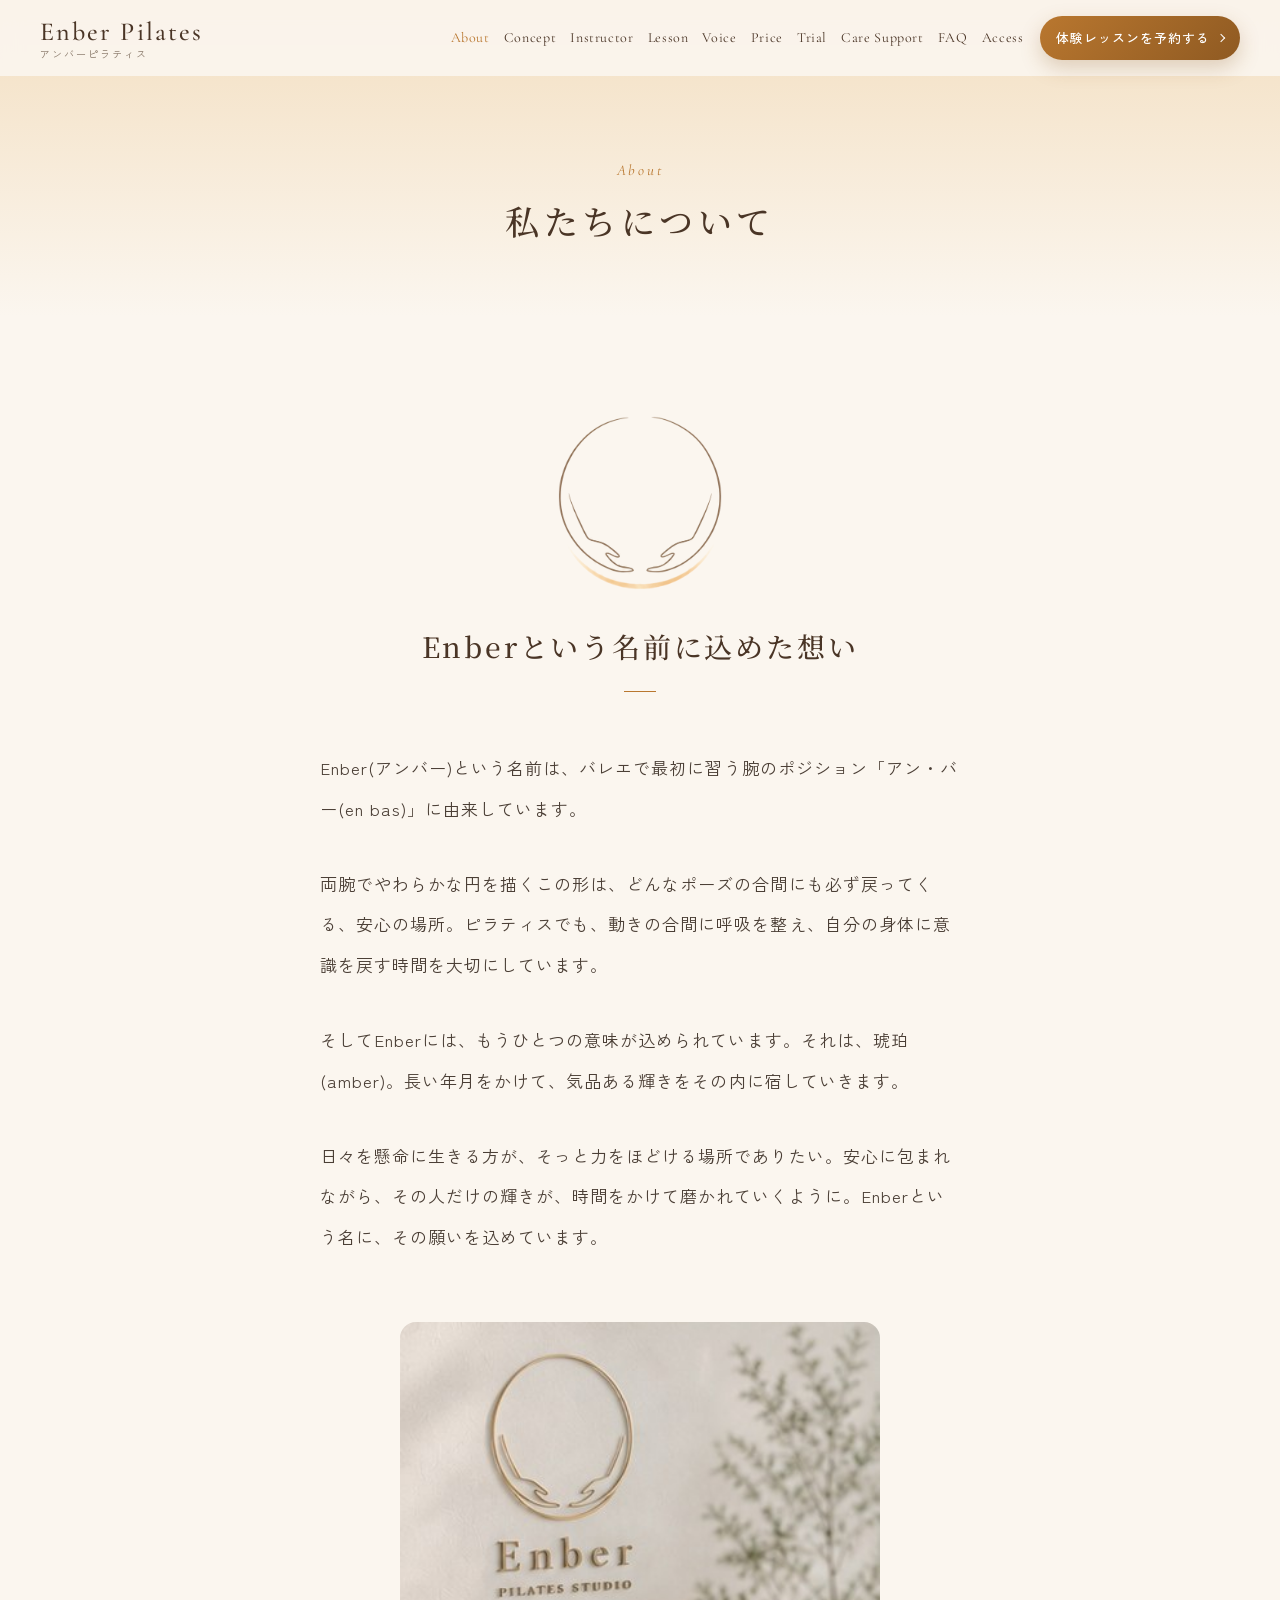
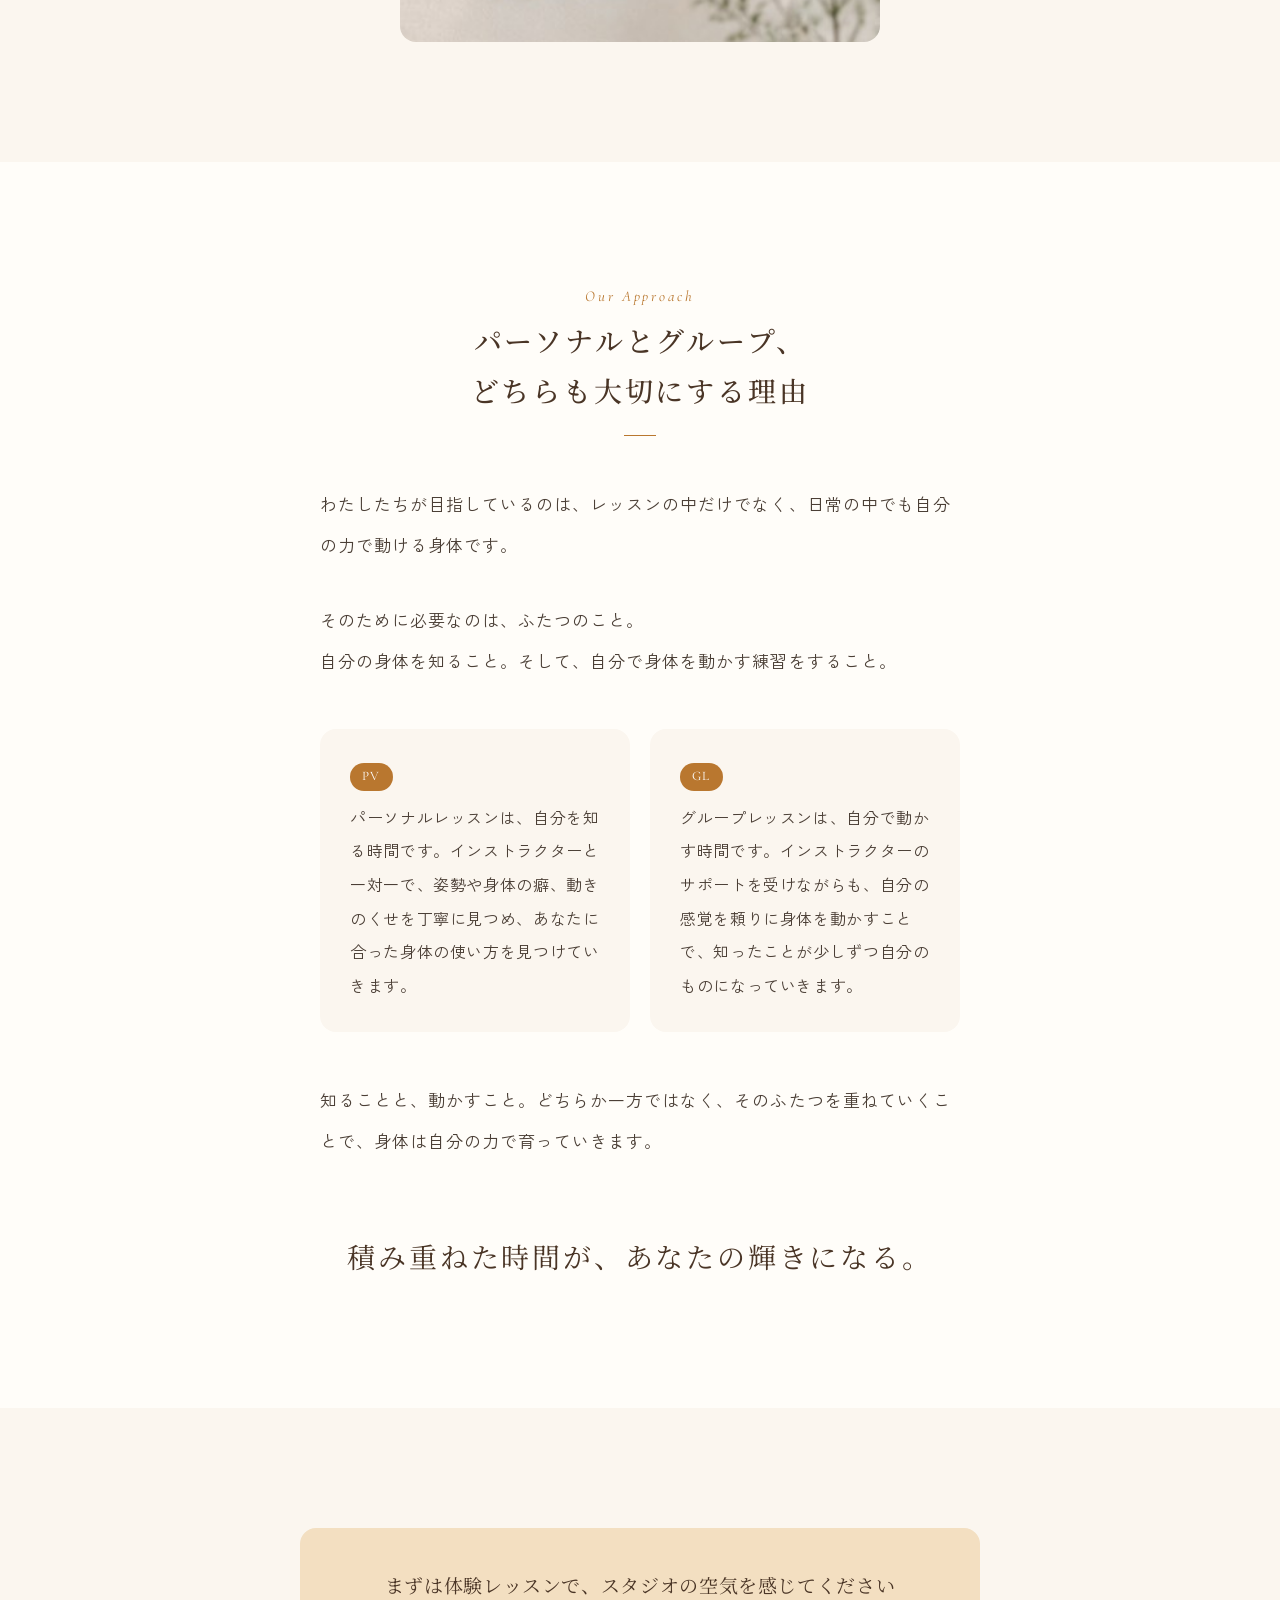
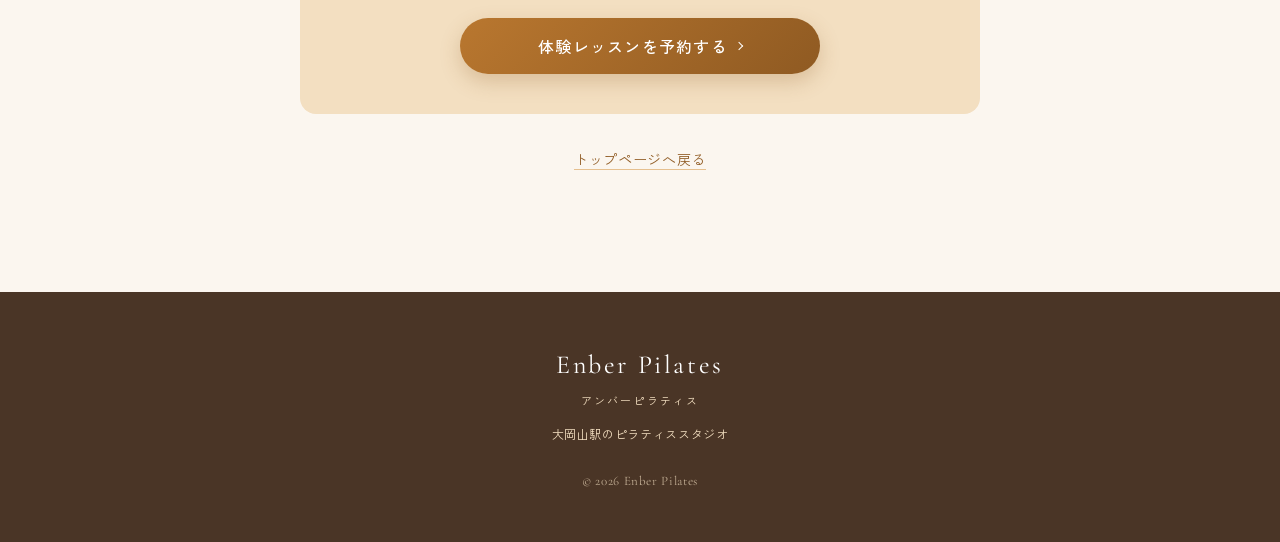
<file: about.html>
<!DOCTYPE html>
<html lang="ja">
<head>
  <meta charset="UTF-8">
  <meta name="viewport" content="width=device-width, initial-scale=1, viewport-fit=cover">
  <title>私たちについて｜大岡山駅 ピラティス Enber Pilates（アンバーピラティス）</title>
  <meta name="description" content="Enber（アンバー）という店名の由来と、スタジオに込めた想い。大岡山駅徒歩3分のマシンピラティススタジオ Enber Pilates。">
  <meta name="theme-color" content="#b9772f">

  <meta property="og:type" content="article">
  <meta property="og:title" content="私たちについて｜Enber Pilates（アンバーピラティス）">
  <meta property="og:description" content="Enber（アンバー）という店名の由来と、スタジオに込めた想い。">
  <meta property="og:locale" content="ja_JP">

  <link rel="preconnect" href="https://fonts.googleapis.com">
  <link rel="preconnect" href="https://fonts.gstatic.com" crossorigin>
  <link href="https://fonts.googleapis.com/css2?family=Cormorant+Garamond:ital,wght@0,400;0,500;1,400&family=Noto+Serif+JP:wght@400;500;600&family=Zen+Kaku+Gothic+New:wght@400;500;700&display=swap" rel="stylesheet">
  <link rel="stylesheet" href="css/style.css">
</head>
<body>

  <!-- ===== Header ===== -->
  <header class="header" id="header">
    <div class="header__inner">
      <a href="index.html" class="logo" aria-label="Enber Pilates トップへ">
        <span class="logo__en">Enber Pilates</span>
        <span class="logo__ja">アンバーピラティス</span>
      </a>
      <button class="menu-btn" id="menuBtn" aria-label="メニューを開く" aria-expanded="false" aria-controls="globalNav">
        <span></span><span></span><span></span>
      </button>
    </div>
    <nav class="nav" id="globalNav" aria-label="グローバルナビゲーション">
      <ul class="nav__list">
        <li><a href="about.html" aria-current="page">About<small>私たちについて</small></a></li>
        <li><a href="index.html#concept">Concept<small>想い</small></a></li>
        <li><a href="index.html#instructor">Instructor<small>インストラクター</small></a></li>
        <li><a href="index.html#lesson">Lesson<small>レッスン</small></a></li>
        <li><a href="index.html#voice">Voice<small>お客様の声</small></a></li>
        <li><a href="index.html#price">Price<small>料金プラン</small></a></li>
        <li><a href="index.html#trial">Trial<small>体験レッスン</small></a></li>
        <li><a href="index.html#care">Care Support<small>ケアサポート制度</small></a></li>
        <li><a href="index.html#faq">FAQ<small>よくある質問</small></a></li>
        <li><a href="index.html#access">Access<small>アクセス</small></a></li>
      </ul>
      <a href="reserve.html" class="btn btn--primary nav__cta">体験レッスンを予約する</a>
    </nav>
  </header>

  <main id="top">

    <!-- ===== Page title ===== -->
    <section class="page-head">
      <p class="section__en">About</p>
      <h1 class="page-head__title">私たちについて</h1>
    </section>

    <!-- ===== 店名の由来（本文は指定どおりの文言・句読点のまま掲載） ===== -->
    <section class="section story">
      <div class="container story__container">
        <img class="story__mark" src="images/enber-mark.png" alt="" width="444" height="469">
        <h2 class="story__title">Enberという名前に込めた想い</h2>
        <div class="story__text">
          <p>Enber(アンバー)という名前は、バレエで最初に習う腕のポジション「アン・バー<span class="nowrap">(en bas)</span>」に由来しています。</p>
          <p>両腕でやわらかな円を描くこの形は、どんなポーズの合間にも必ず戻ってくる、安心の場所。ピラティスでも、動きの合間に呼吸を整え、自分の身体に意識を戻す時間を大切にしています。</p>
          <p>そしてEnberには、もうひとつの意味が込められています。それは、琥珀(amber)。長い年月をかけて、気品ある輝きをその内に宿していきます。</p>
          <p>日々を懸命に生きる方が、そっと力をほどける場所でありたい。安心に包まれながら、その人だけの輝きが、時間をかけて磨かれていくように。Enberという名に、その願いを込めています。</p>
        </div>
        <div class="story__photo photo">
          <img src="images/studio-sign.jpg" alt="スタジオの壁に掲げたEnber Pilatesのロゴサイン" width="372" height="252" loading="lazy">
        </div>
      </div>
    </section>

    <!-- ===== パーソナルとグループ、どちらも大切にする理由（本文は指定どおりの文言・段落のまま掲載） ===== -->
    <section class="section approach">
      <div class="container story__container">
        <p class="section__en approach__en">Our Approach</p>
        <h2 class="story__title">パーソナルとグループ、<br>どちらも大切にする理由</h2>
        <div class="story__text">
          <p>わたしたちが目指しているのは、レッスンの中だけでなく、日常の中でも自分の力で動ける身体です。</p>
          <p>そのために必要なのは、ふたつのこと。<br>
            自分の身体を知ること。そして、自分で身体を動かす練習をすること。</p>
        </div>

        <!-- パーソナル（PV）とグループ（GL）を対等に並べる -->
        <div class="approach__pair">
          <div class="approach__item">
            <p class="lesson-card__tag">PV</p>
            <p>パーソナルレッスンは、自分を知る時間です。インストラクターと一対一で、姿勢や身体の癖、動きのくせを丁寧に見つめ、あなたに合った身体の使い方を見つけていきます。</p>
          </div>
          <div class="approach__item">
            <p class="lesson-card__tag">GL</p>
            <p>グループレッスンは、自分で動かす時間です。インストラクターのサポートを受けながらも、自分の感覚を頼りに身体を動かすことで、知ったことが少しずつ自分のものになっていきます。</p>
          </div>
        </div>

        <div class="story__text approach__after">
          <p>知ることと、動かすこと。どちらか一方ではなく、そのふたつを重ねていくことで、身体は自分の力で育っていきます。</p>
        </div>

        <p class="approach__closing">積み重ねた時間が、<br class="sp-only">あなたの輝きになる。</p>
      </div>
    </section>

    <!-- ===== CTA ===== -->
    <section class="section story-cta">
      <div class="container container--narrow">
        <div class="cta-box">
          <p class="cta-box__text">まずは体験レッスンで、<br class="sp-only">スタジオの空気を感じてください</p>
          <a href="reserve.html" class="btn btn--primary btn--lg">体験レッスンを予約する</a>
        </div>
        <p class="center story-cta__back"><a href="index.html" class="text-link">トップページへ戻る</a></p>
      </div>
    </section>
  </main>

  <!-- ===== Footer ===== -->
  <footer class="footer">
    <p class="footer__logo">Enber Pilates</p>
    <p class="footer__ja">アンバーピラティス</p>
    <p class="footer__desc">大岡山駅のピラティススタジオ</p>
    <p class="footer__copy">&copy; <span id="year">2026</span> Enber Pilates</p>
  </footer>

  <!-- スマホ用 固定予約ボタン -->
  <a href="reserve.html" class="fixed-cta" id="fixedCta">体験レッスンを予約する</a>

  <script src="js/main.js"></script>
</body>
</html>
</file>
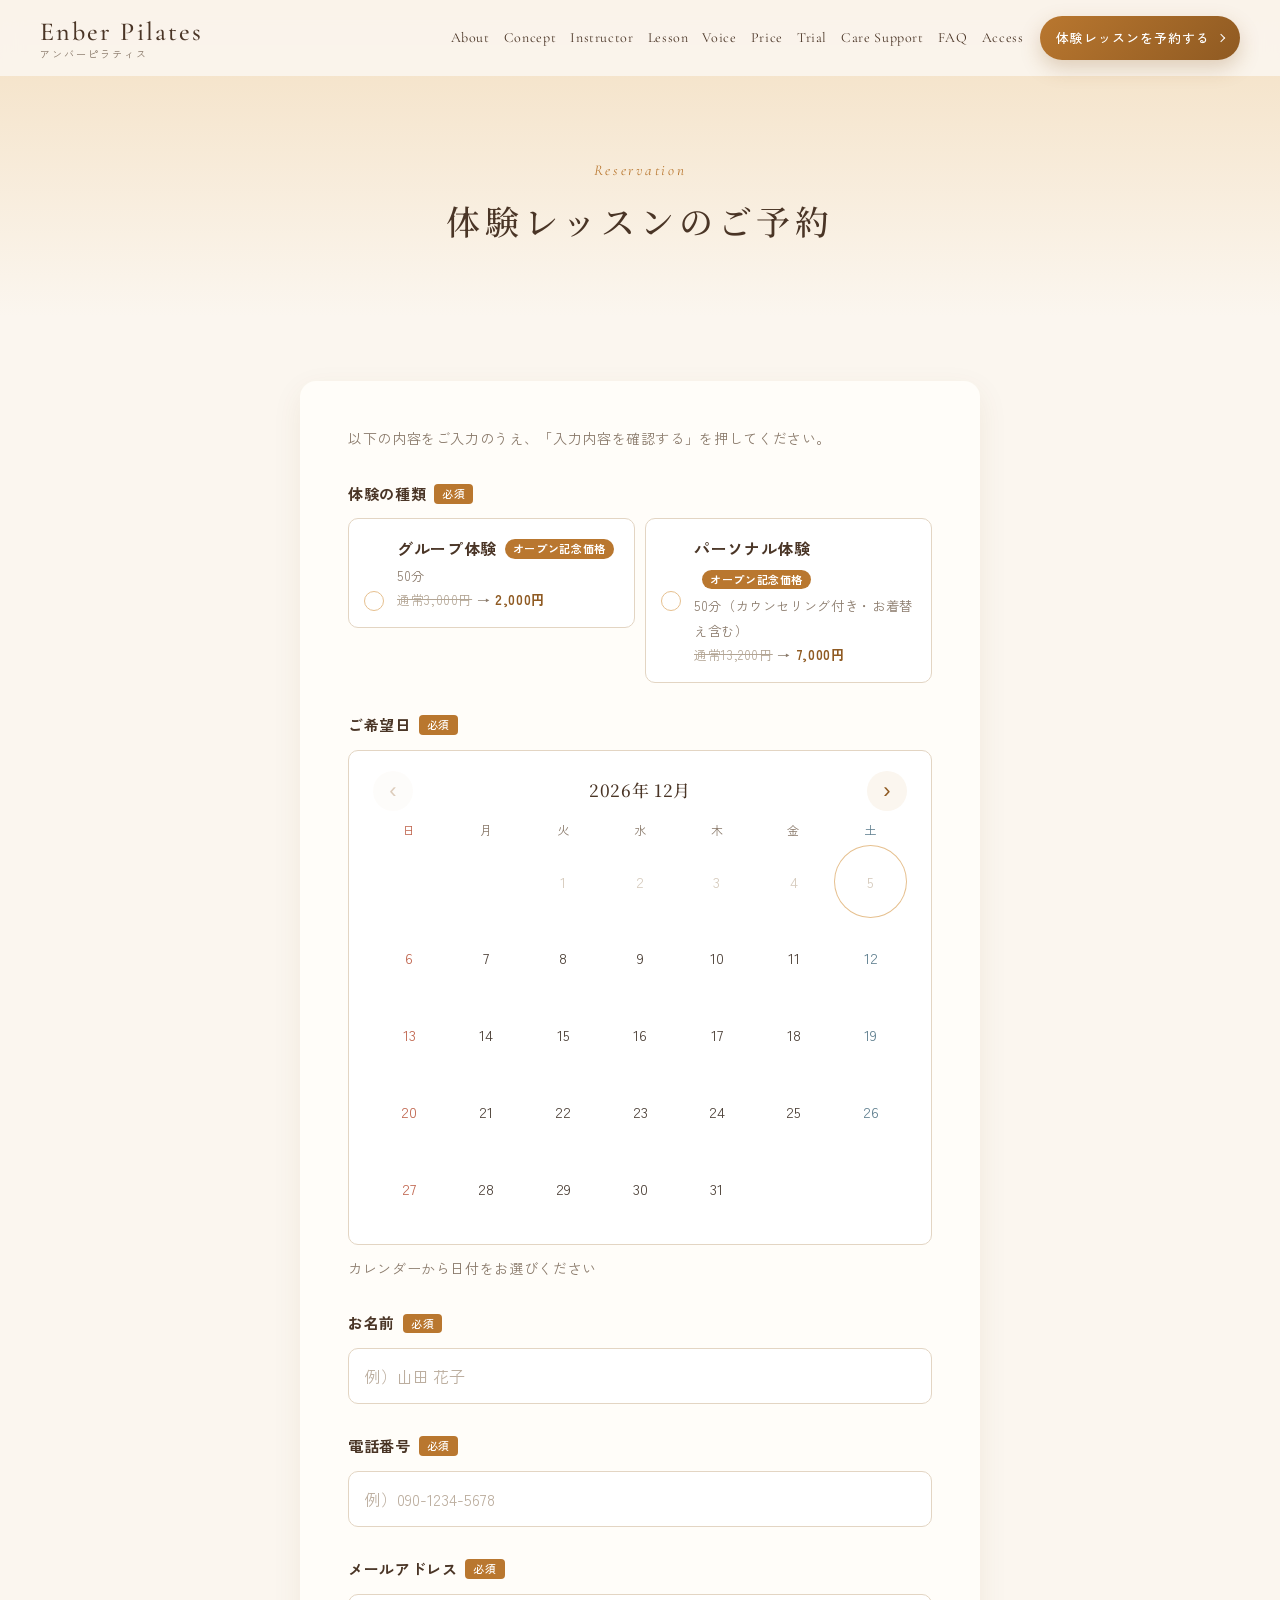
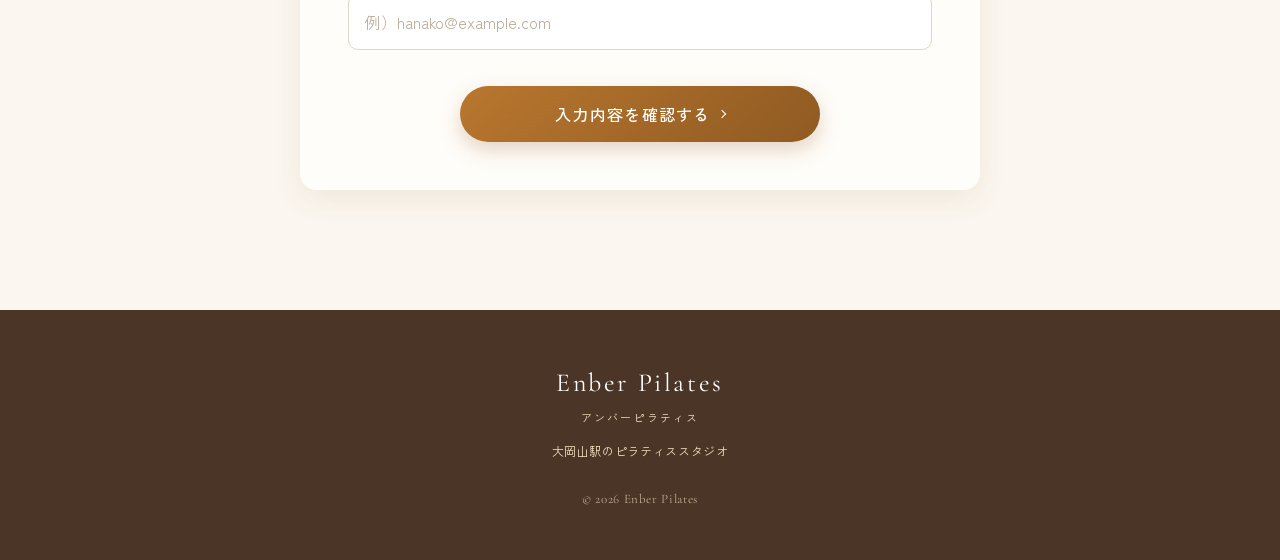
<file: reserve.html>
<!DOCTYPE html>
<html lang="ja">
<head>
  <meta charset="UTF-8">
  <meta name="viewport" content="width=device-width, initial-scale=1, viewport-fit=cover">
  <title>体験レッスンのご予約｜大岡山駅 ピラティス Enber Pilates（アンバーピラティス）</title>
  <meta name="description" content="Enber Pilates（アンバーピラティス）の体験レッスン予約ページです。グループ体験・パーソナル体験のご希望日をカレンダーからお選びください。">
  <meta name="theme-color" content="#b9772f">

  <link rel="preconnect" href="https://fonts.googleapis.com">
  <link rel="preconnect" href="https://fonts.gstatic.com" crossorigin>
  <link href="https://fonts.googleapis.com/css2?family=Cormorant+Garamond:ital,wght@0,400;0,500;1,400&family=Noto+Serif+JP:wght@400;500;600&family=Zen+Kaku+Gothic+New:wght@400;500;700&display=swap" rel="stylesheet">
  <link rel="stylesheet" href="css/style.css">
</head>
<body>

  <!-- ===== Header ===== -->
  <header class="header" id="header">
    <div class="header__inner">
      <a href="index.html" class="logo" aria-label="Enber Pilates トップへ">
        <span class="logo__en">Enber Pilates</span>
        <span class="logo__ja">アンバーピラティス</span>
      </a>
      <button class="menu-btn" id="menuBtn" aria-label="メニューを開く" aria-expanded="false" aria-controls="globalNav">
        <span></span><span></span><span></span>
      </button>
    </div>
    <nav class="nav" id="globalNav" aria-label="グローバルナビゲーション">
      <ul class="nav__list">
        <li><a href="about.html">About<small>私たちについて</small></a></li>
        <li><a href="index.html#concept">Concept<small>想い</small></a></li>
        <li><a href="index.html#instructor">Instructor<small>インストラクター</small></a></li>
        <li><a href="index.html#lesson">Lesson<small>レッスン</small></a></li>
        <li><a href="index.html#voice">Voice<small>お客様の声</small></a></li>
        <li><a href="index.html#price">Price<small>料金プラン</small></a></li>
        <li><a href="index.html#trial">Trial<small>体験レッスン</small></a></li>
        <li><a href="index.html#care">Care Support<small>ケアサポート制度</small></a></li>
        <li><a href="index.html#faq">FAQ<small>よくある質問</small></a></li>
        <li><a href="index.html#access">Access<small>アクセス</small></a></li>
      </ul>
      <a href="reserve.html" class="btn btn--primary nav__cta" aria-current="page">体験レッスンを予約する</a>
    </nav>
  </header>

  <main id="top">

    <section class="page-head">
      <p class="section__en">Reservation</p>
      <h1 class="page-head__title">体験レッスンのご予約</h1>
    </section>

    <section class="section reserve">
      <div class="container container--narrow">

        <!-- ※送信先（Formspreeなど）が決まったら、form の action を設定して送信できるようにします -->
        <form class="reserve__form" id="reserveForm" novalidate>
          <p class="reserve__lead">以下の内容をご入力のうえ、「入力内容を確認する」を押してください。</p>

          <!-- 体験の種類 -->
          <fieldset class="field">
            <legend class="field__label">体験の種類<span class="field__req">必須</span></legend>
            <div class="choice-list">
              <label class="choice">
                <input type="radio" name="lesson" value="グループ体験（50分）2,000円" required>
                <span class="choice__body">
                  <span class="choice__title">グループ体験<span class="choice__open">オープン記念価格</span></span>
                  <span class="choice__meta">50分</span>
                  <span class="choice__meta"><s>通常3,000円</s> → <strong>2,000円</strong></span>
                </span>
              </label>
              <label class="choice">
                <input type="radio" name="lesson" value="パーソナル体験（50分・カウンセリング付き）7,000円">
                <span class="choice__body">
                  <span class="choice__title">パーソナル体験<span class="choice__open">オープン記念価格</span></span>
                  <span class="choice__meta">50分（カウンセリング付き・お着替え含む）</span>
                  <span class="choice__meta"><s>通常13,200円</s> → <strong>7,000円</strong></span>
                </span>
              </label>
            </div>
            <p class="field__error" data-error-for="lesson">体験の種類をお選びください。</p>
          </fieldset>

          <!-- 希望日 -->
          <div class="field">
            <p class="field__label" id="dateLabel">ご希望日<span class="field__req">必須</span></p>
            <div class="calendar" id="calendar" aria-labelledby="dateLabel">
              <div class="calendar__head">
                <button type="button" class="calendar__nav" id="calPrev" aria-label="前の月">&lsaquo;</button>
                <p class="calendar__month" id="calMonth" aria-live="polite"></p>
                <button type="button" class="calendar__nav" id="calNext" aria-label="次の月">&rsaquo;</button>
              </div>
              <div class="calendar__week" aria-hidden="true">
                <span class="is-sun">日</span><span>月</span><span>火</span><span>水</span><span>木</span><span>金</span><span class="is-sat">土</span>
              </div>
              <div class="calendar__grid" id="calGrid"></div>
            </div>
            <p class="calendar__selected" id="calSelected">カレンダーから日付をお選びください</p>
            <input type="hidden" name="date" id="dateInput">
            <p class="field__error" data-error-for="date">ご希望日をお選びください。</p>
          </div>

          <!-- お名前 -->
          <div class="field">
            <label class="field__label" for="name">お名前<span class="field__req">必須</span></label>
            <input class="input" type="text" id="name" name="name" autocomplete="name" placeholder="例）山田 花子" required>
            <p class="field__error" data-error-for="name">お名前をご入力ください。</p>
          </div>

          <!-- 電話番号 -->
          <div class="field">
            <label class="field__label" for="tel">電話番号<span class="field__req">必須</span></label>
            <input class="input" type="tel" id="tel" name="tel" autocomplete="tel" inputmode="tel" placeholder="例）090-1234-5678" pattern="[0-9０-９\-－ ]{10,14}" required>
            <p class="field__error" data-error-for="tel">電話番号を正しくご入力ください。</p>
          </div>

          <!-- メールアドレス -->
          <div class="field">
            <label class="field__label" for="email">メールアドレス<span class="field__req">必須</span></label>
            <input class="input" type="email" id="email" name="email" autocomplete="email" inputmode="email" placeholder="例）hanako@example.com" required>
            <p class="field__error" data-error-for="email">メールアドレスを正しくご入力ください。</p>
          </div>

          <div class="reserve__submit">
            <button type="submit" class="btn btn--primary btn--lg">入力内容を確認する</button>
          </div>
        </form>

        <!-- 確認画面 -->
        <div class="reserve__confirm" id="reserveConfirm" hidden>
          <h2 class="reserve__confirm-title">ご入力内容の確認</h2>
          <dl class="reserve__summary" id="reserveSummary"></dl>
          <p class="reserve__notice">※ 現在このページは準備中のため、ご予約はまだ送信されません。<br>
            お手数ですが、体験のご予約は<a href="index.html#contact" class="text-link">LINE・お問い合わせ</a>からお願いいたします。</p>
          <div class="reserve__actions">
            <button type="button" class="btn btn--outline" id="reserveBack">入力内容を修正する</button>
          </div>
        </div>
      </div>
    </section>
  </main>

  <!-- ===== Footer ===== -->
  <footer class="footer">
    <p class="footer__logo">Enber Pilates</p>
    <p class="footer__ja">アンバーピラティス</p>
    <p class="footer__desc">大岡山駅のピラティススタジオ</p>
    <p class="footer__copy">&copy; <span id="year">2026</span> Enber Pilates</p>
  </footer>

  <script src="js/main.js"></script>
  <script src="js/reserve.js"></script>
</body>
</html>
</file>
<file: css/style.css>
/* ==========================================================
   Enber Pilates — style.css
   スマホファースト（基本はスマホ、768px以上でPC向けに調整）
   ========================================================== */

:root {
  /* Amber palette */
  --color-amber: #b9772f;
  --color-amber-dark: #8f5a22;
  --color-amber-light: #e6c08f;
  --color-honey: #f3dfc1;
  --color-cream: #fbf6ef;
  --color-ivory: #fffdf9;
  --color-sand: #efe4d4;
  --color-brown: #4a3526;
  --color-text: #4b3f36;
  --color-text-sub: #8a7a6b;
  --color-line: #e3d5c3;

  --font-serif: "Noto Serif JP", "Hiragino Mincho ProN", serif;
  --font-sans: "Zen Kaku Gothic New", "Hiragino Sans", "Noto Sans JP", sans-serif;
  --font-en: "Cormorant Garamond", "Times New Roman", serif;

  --radius: 16px;
  --radius-sm: 10px;
  --shadow: 0 10px 30px rgba(110, 72, 30, 0.08);
  --header-h: 60px;
  --gutter: 20px;
}

/* ---------- Reset / Base ---------- */
*, *::before, *::after { box-sizing: border-box; }

html {
  scroll-behavior: smooth;
  scroll-padding-top: var(--header-h);
  -webkit-text-size-adjust: 100%;
}

body {
  margin: 0;
  font-family: var(--font-sans);
  font-size: 15px;
  line-height: 1.9;
  letter-spacing: 0.04em;
  color: var(--color-text);
  background: var(--color-cream);
  -webkit-font-smoothing: antialiased;
  overflow-x: hidden;
}

body.is-menu-open { overflow: hidden; }

h1, h2, h3, h4, p, ul, ol, dl, dd { margin: 0; }
ul, ol { padding: 0; list-style: none; }
a { color: inherit; text-decoration: none; }
img, svg { display: block; max-width: 100%; }
strong { font-weight: 700; }

.container {
  width: 100%;
  max-width: 1080px;
  margin: 0 auto;
  padding: 0 var(--gutter);
}
.container--narrow { max-width: 760px; }

.center { text-align: center; }
.nowrap { white-space: nowrap; }

.pc-only { display: none; }
.sp-only { display: inline; }

/* ---------- Placeholder image ---------- */
.ph {
  position: relative;
  display: flex;
  align-items: center;
  justify-content: center;
  background:
    linear-gradient(135deg, rgba(255, 255, 255, 0.35) 0 25%, transparent 25% 50%, rgba(255, 255, 255, 0.35) 50% 75%, transparent 75%) 0 0 / 24px 24px,
    linear-gradient(160deg, var(--color-honey), var(--color-amber-light));
  color: var(--color-amber-dark);
  overflow: hidden;
}
.ph__label {
  max-width: calc(100% - 24px);
  font-size: 13px;
  font-weight: 500;
  letter-spacing: 0.06em;
  text-align: center;
  line-height: 1.6;
  padding: 8px 16px;
  background: rgba(255, 253, 249, 0.8);
  border-radius: var(--radius-sm);
}
.ph__label small {
  display: block;
  font-size: 11px;
  font-weight: 400;
  color: var(--color-text-sub);
}

/* ---------- Photo ---------- */
.photo { overflow: hidden; background: var(--color-sand); }
.photo img { width: 100%; height: 100%; object-fit: cover; }

/* ---------- Buttons ---------- */
.btn {
  display: inline-flex;
  align-items: center;
  justify-content: center;
  gap: 8px;
  min-height: 48px;
  padding: 12px 28px;
  font-family: inherit;
  border: 0;
  border-radius: 999px;
  cursor: pointer;
  font-weight: 500;
  letter-spacing: 0.08em;
  transition: background-color 0.3s, transform 0.3s, box-shadow 0.3s;
}
.btn--primary {
  color: #fff;
  background: linear-gradient(135deg, var(--color-amber), var(--color-amber-dark));
  box-shadow: 0 8px 20px rgba(143, 90, 34, 0.25);
}
.btn--primary::after {
  content: "";
  width: 6px;
  height: 6px;
  border-top: 1.5px solid currentColor;
  border-right: 1.5px solid currentColor;
  transform: rotate(45deg);
}
.btn--primary:hover { transform: translateY(-2px); box-shadow: 0 12px 26px rgba(143, 90, 34, 0.32); }
.btn--lg { width: 100%; max-width: 360px; min-height: 56px; font-size: 16px; }

/* ---------- Header ---------- */
.header {
  position: fixed;
  inset: 0 0 auto 0;
  z-index: 100;
  height: var(--header-h);
  transition: box-shadow 0.3s;
}
/* backdrop-filterをheader本体に付けると固定ナビの基準がheaderになるため疑似要素に分離 */
.header::before {
  content: "";
  position: absolute;
  inset: 0;
  z-index: -1;
  background: rgba(251, 246, 239, 0.9);
  -webkit-backdrop-filter: blur(10px);
  backdrop-filter: blur(10px);
}
.header.is-scrolled { box-shadow: 0 2px 16px rgba(110, 72, 30, 0.08); }

.header__inner {
  display: flex;
  align-items: center;
  justify-content: space-between;
  height: 100%;
  padding: 0 var(--gutter);
  max-width: 1200px;
  margin: 0 auto;
}

.logo { position: relative; z-index: 110; display: flex; flex-direction: column; line-height: 1.2; }
.logo__en {
  font-family: var(--font-en);
  font-size: 22px;
  font-weight: 500;
  letter-spacing: 0.08em;
  color: var(--color-brown);
}
.logo__ja { font-size: 10px; letter-spacing: 0.2em; color: var(--color-text-sub); }

.menu-btn {
  position: relative;
  z-index: 110;
  width: 44px;
  height: 44px;
  padding: 0;
  border: 0;
  background: transparent;
  cursor: pointer;
}
.menu-btn span {
  position: absolute;
  left: 11px;
  width: 22px;
  height: 1.5px;
  background: var(--color-brown);
  transition: transform 0.3s, opacity 0.3s, top 0.3s;
}
.menu-btn span:nth-child(1) { top: 15px; }
.menu-btn span:nth-child(2) { top: 21px; }
.menu-btn span:nth-child(3) { top: 27px; }
.menu-btn[aria-expanded="true"] span:nth-child(1) { top: 21px; transform: rotate(45deg); }
.menu-btn[aria-expanded="true"] span:nth-child(2) { opacity: 0; }
.menu-btn[aria-expanded="true"] span:nth-child(3) { top: 21px; transform: rotate(-45deg); }

/* SP: full-screen nav */
.nav {
  position: fixed;
  inset: 0;
  z-index: 105;
  display: flex;
  flex-direction: column;
  justify-content: safe center;
  padding: calc(var(--header-h) + 10px) 32px 40px;
  background: var(--color-cream);
  opacity: 0;
  visibility: hidden;
  transition: opacity 0.35s, visibility 0.35s;
  overflow-y: auto;
}
.nav.is-open { opacity: 1; visibility: visible; }
.nav__list li { border-bottom: 1px solid var(--color-line); }
.nav__list a {
  display: flex;
  align-items: baseline;
  justify-content: space-between;
  padding: 13px 4px;
  font-family: var(--font-en);
  font-size: 22px;
  color: var(--color-brown);
}
.nav__list small { font-family: var(--font-sans); font-size: 12px; color: var(--color-text-sub); }
.nav__cta { margin-top: 28px; }

/* ---------- Hero ---------- */
.hero { position: relative; background: var(--color-cream); }

/* 写真をスマホの画面いっぱいに（アドレスバーの伸縮で崩れないよう svh を使用） */
.hero__visual {
  position: relative;
  height: 100vh;
  height: 100svh;
  min-height: 520px;
  overflow: hidden;
  color: #fff;
}
.hero__image { position: absolute; inset: 0; }
.hero__image img {
  position: absolute;
  inset: 0;
  object-position: 45% 50%;
  opacity: 0;
  transition: opacity 1.6s ease;
}
.hero__image img.is-active { opacity: 1; }
/* 文字が埋もれないよう、写真の下側に暗めのグラデーション */
.hero__visual::after {
  content: "";
  position: absolute;
  inset: 0;
  background: linear-gradient(180deg, rgba(43, 30, 20, 0) 38%, rgba(43, 30, 20, 0.35) 60%, rgba(43, 30, 20, 0.72) 100%);
  pointer-events: none;
}
.hero__overlay {
  position: absolute;
  left: 0;
  right: 0;
  bottom: 0;
  z-index: 1;
  padding: 0 var(--gutter) calc(40px + env(safe-area-inset-bottom));
}
.hero__eyebrow {
  display: inline-block;
  padding: 3px 14px;
  font-size: 12px;
  font-weight: 500;
  letter-spacing: 0.08em;
  color: #fff;
  background: rgba(255, 255, 255, 0.16);
  border: 1px solid rgba(255, 255, 255, 0.55);
  border-radius: 999px;
  -webkit-backdrop-filter: blur(6px);
  backdrop-filter: blur(6px);
}
.hero__title {
  margin-top: 12px;
  font-family: var(--font-serif);
  font-size: clamp(25px, 7.2vw, 46px);
  font-weight: 500;
  line-height: 1.5;
  letter-spacing: 0.08em;
  color: #fff;
  text-shadow: 0 2px 16px rgba(43, 30, 20, 0.35);
}
.hero__cta { margin-top: 22px; }

.hero__body { padding: 28px var(--gutter) 56px; }
.hero__lead { font-size: 14px; line-height: 1.9; color: var(--color-text); }
.hero__for { margin-top: 12px; }
.hero__for-title { font-size: 12px; font-weight: 500; color: var(--color-amber-dark); }
.tags { display: flex; flex-wrap: wrap; gap: 6px; margin-top: 4px; }
.tags li {
  padding: 3px 12px 3px 24px;
  position: relative;
  font-size: 12.5px;
  line-height: 1.6;
  color: var(--color-brown);
  background: var(--color-ivory);
  border: 1px solid var(--color-amber-light);
  border-radius: 999px;
}
.tags li::before {
  content: "";
  position: absolute;
  left: 10px;
  top: 50%;
  width: 8px;
  height: 5px;
  border-left: 1.5px solid var(--color-amber);
  border-bottom: 1.5px solid var(--color-amber);
  transform: translateY(-70%) rotate(-45deg);
}
.hero__note {
  display: inline-block;
  margin-top: 18px;
  font-size: 13px;
  color: var(--color-text-sub);
  border-bottom: 1px solid var(--color-line);
  padding-bottom: 2px;
}
.hero__note strong { color: var(--color-amber-dark); font-size: 15px; }
.hero__scroll { display: none; }

/* ---------- Section common ---------- */
.section { padding: 80px 0; }
.section__head { margin-bottom: 40px; text-align: center; }
.section__en {
  font-family: var(--font-en);
  font-size: 15px;
  font-style: italic;
  letter-spacing: 0.18em;
  color: var(--color-amber);
}
.section__title {
  margin-top: 4px;
  font-family: var(--font-serif);
  font-size: 23px;
  font-weight: 500;
  letter-spacing: 0.12em;
  color: var(--color-brown);
}
.section__title::after {
  content: "";
  display: block;
  width: 32px;
  height: 1px;
  margin: 16px auto 0;
  background: var(--color-amber);
}
.section__lead { margin-top: 18px; font-size: 14px; color: var(--color-text-sub); }
h2.section__en { font-weight: 400; }
.concept .section__head { margin-bottom: 16px; }
/* セクションのキャッチコピー（Conceptの見出しコピーとトーンをそろえる） */
.section__catch {
  margin-bottom: 28px;
  font-family: var(--font-serif);
  font-size: 21px;
  line-height: 1.9;
  letter-spacing: 0.1em;
  color: var(--color-brown);
  word-break: auto-phrase;
}
.section__catch--sub { margin: 24px 0 0; }

.card {
  background: var(--color-ivory);
  border-radius: var(--radius);
  box-shadow: var(--shadow);
  overflow: hidden;
}

/* ---------- Concept ---------- */
.concept { background: var(--color-ivory); }
.concept__catch {
  font-family: var(--font-serif);
  font-size: 21px;
  line-height: 1.9;
  letter-spacing: 0.1em;
  text-align: center;
  color: var(--color-brown);
}
.concept__gallery { display: grid; grid-template-columns: repeat(3, 1fr); gap: 8px; margin-top: 28px; }
.concept__gallery .photo { aspect-ratio: 1 / 1; border-radius: var(--radius-sm); }
.concept__text { margin-top: 28px; }
.text-link { color: var(--color-amber-dark); border-bottom: 1px solid var(--color-amber-light); }
.concept__text p + p { margin-top: 1.4em; }

.values { display: grid; gap: 16px; margin-top: 48px; }
.values__item {
  padding: 26px 24px;
  background: var(--color-cream);
  border-radius: var(--radius);
}
.values__num {
  font-family: var(--font-en);
  font-size: 28px;
  line-height: 1;
  color: var(--color-amber-light);
}
.values__title {
  margin: 6px 0 8px;
  font-family: var(--font-serif);
  font-size: 17px;
  font-weight: 500;
  color: var(--color-brown);
}
.values__item p { font-size: 14px; }

/* ---------- Instructor ---------- */
/* スマホ：横スワイプで1枚ずつ（次のカードを少し見せる）※インストラクター紹介・お客様の声で共通 */
.instructor__list,
.voice__list {
  display: flex;
  align-items: flex-start;
  gap: 14px;
  margin: 0 calc(var(--gutter) * -1);
  padding: 4px var(--gutter) 20px;
  overflow-x: auto;
  scroll-snap-type: x mandatory;
  scroll-padding: 0 var(--gutter);
  -webkit-overflow-scrolling: touch;
  scrollbar-width: none;
}
.instructor__list::-webkit-scrollbar,
.voice__list::-webkit-scrollbar { display: none; }
.instructor-card { flex: 0 0 86%; scroll-snap-align: start; }
.instructor__dots,
.carousel-dots { display: flex; justify-content: center; gap: 10px; margin-top: 4px; }
.instructor__dots button,
.carousel-dots button {
  width: 8px;
  height: 8px;
  padding: 0;
  border: 0;
  border-radius: 50%;
  background: var(--color-amber-light);
  opacity: 0.5;
  cursor: pointer;
  transition: opacity 0.3s, transform 0.3s;
}
.instructor__dots button[aria-current="true"],
.carousel-dots button[aria-current="true"] { opacity: 1; background: var(--color-amber); transform: scale(1.25); }
.instructor-card__photo { aspect-ratio: 4 / 3; }
.instructor-card__body { padding: 24px; }
.instructor-card__role {
  font-family: var(--font-en);
  font-style: italic;
  font-size: 14px;
  color: var(--color-amber);
}
.instructor-card__name {
  font-family: var(--font-en);
  font-size: 30px;
  font-weight: 500;
  line-height: 1.3;
  letter-spacing: 0.08em;
  color: var(--color-brown);
}
.instructor-card__name span {
  margin-left: 12px;
  font-family: var(--font-sans);
  font-size: 13px;
  letter-spacing: 0.12em;
  color: var(--color-text-sub);
}
.instructor-card__label {
  margin: 22px 0 8px;
  font-size: 13px;
  font-weight: 700;
  letter-spacing: 0.08em;
  color: var(--color-amber-dark);
}
.instructor-card__label::before {
  content: "";
  display: inline-block;
  width: 14px;
  height: 1px;
  margin-right: 8px;
  vertical-align: middle;
  background: var(--color-amber);
}
.instructor-card__message {
  padding: 14px 16px;
  font-size: 14px;
  line-height: 1.95;
  background: var(--color-cream);
  border-radius: var(--radius-sm);
}
.instructor-card__message p + p { margin-top: 0.8em; }
.instructor-card__text { font-size: 14px; line-height: 1.95; }
.instructor-card .check-list { margin-top: 0; }
.instructor-card .check-list + .instructor-card__text { margin-top: 10px; }

.qual-list { font-size: 13.5px; line-height: 1.75; }
.qual-list li { position: relative; padding-left: 16px; }
.qual-list li + li { margin-top: 6px; }
.qual-list li::before {
  content: "";
  position: absolute;
  left: 2px;
  top: 0.7em;
  width: 6px;
  height: 6px;
  border-radius: 50%;
  background: var(--color-amber-light);
}
.qual-list small { display: block; font-size: 12px; color: var(--color-text-sub); }

/* 経歴（開閉式） */
.history { margin-top: 22px; border-top: 1px solid var(--color-line); }
.history summary {
  position: relative;
  display: block;
  padding: 14px 28px 4px 0;
  font-size: 13px;
  font-weight: 700;
  letter-spacing: 0.08em;
  color: var(--color-amber-dark);
  cursor: pointer;
  list-style: none;
}
.history summary::-webkit-details-marker { display: none; }
.history summary::after {
  content: "";
  position: absolute;
  right: 6px;
  top: 50%;
  width: 7px;
  height: 7px;
  border-right: 1.5px solid var(--color-amber);
  border-bottom: 1.5px solid var(--color-amber);
  transform: translateY(-30%) rotate(45deg);
  transition: transform 0.3s;
}
.history[open] summary::after { transform: translateY(0) rotate(-135deg); }
/* 開閉部分が続くときは区切り線1本でつなげる */
.history + .history { margin-top: 0; }
.history .check-list { margin: 12px 0 4px; }
.history .qual-list { margin: 12px 0 8px; }
.history__intro { margin-top: 12px; font-size: 13px; line-height: 1.85; }
.history__list {
  display: grid;
  grid-template-columns: 4.6em 1fr;
  gap: 10px 8px;
  margin-top: 14px;
  font-size: 13px;
  line-height: 1.75;
}
.history__list dt { font-family: var(--font-en); font-size: 14px; color: var(--color-amber-dark); }

/* ---------- Lesson ---------- */
.lesson { background: var(--color-ivory); }
.lesson__list { display: grid; gap: 32px; }
.lesson-card__image { aspect-ratio: 16 / 10; border-radius: var(--radius); }
.lesson-card__body { padding: 24px 4px 0; }
.lesson-card__tag {
  display: inline-block;
  font-family: var(--font-en);
  font-size: 13px;
  letter-spacing: 0.1em;
  padding: 0 12px;
  color: #fff;
  background: var(--color-amber);
  border-radius: 999px;
}
.lesson-card__title {
  margin-top: 8px;
  font-family: var(--font-serif);
  font-size: 20px;
  font-weight: 500;
  color: var(--color-brown);
}
.lesson-card__meta { margin-bottom: 10px; font-size: 13px; color: var(--color-text-sub); }

.check-list {
  margin-top: 16px;
  padding: 16px 18px;
  background: var(--color-cream);
  border-radius: var(--radius-sm);
}
.check-list li { position: relative; padding-left: 24px; font-size: 14px; }
.check-list li + li { margin-top: 4px; }
.check-list li::before {
  content: "";
  position: absolute;
  left: 4px;
  top: 0.55em;
  width: 10px;
  height: 6px;
  border-left: 1.5px solid var(--color-amber);
  border-bottom: 1.5px solid var(--color-amber);
  transform: rotate(-45deg);
}

/* ---------- Price ---------- */
.plan-list { display: grid; grid-template-columns: 1fr 1fr; gap: 12px; }
.plan {
  position: relative;
  padding: 24px 14px 20px;
  text-align: center;
  background: var(--color-ivory);
  border: 1px solid var(--color-line);
  border-radius: var(--radius);
}
.plan__name {
  font-family: var(--font-en);
  font-size: 24px;
  font-weight: 500;
  letter-spacing: 0.08em;
  color: var(--color-brown);
}
.plan__price {
  margin-top: 4px;
  font-family: var(--font-en);
  font-size: 30px;
  font-weight: 500;
  line-height: 1.3;
  color: var(--color-amber-dark);
}
.plan__price .yen { font-size: 0.6em; margin-right: 2px; }
.plan__price .unit { font-family: var(--font-sans); font-size: 12px; color: var(--color-text-sub); margin-left: 2px; }
.plan__price--lg { font-size: 40px; }
.plan__price .tax { display: block; font-family: var(--font-sans); font-size: 11px; line-height: 1.4; color: var(--color-text-sub); }

.plan__detail { margin-top: 12px; padding-top: 12px; border-top: 1px dashed var(--color-line); font-size: 14px; }
.plan__detail li { display: flex; align-items: center; justify-content: center; gap: 8px; }
.plan__detail li + li { margin-top: 4px; }
.plan__detail--row { display: flex; justify-content: center; gap: 20px; border-top: 0; padding-top: 0; }
.plan__detail--row li + li { margin-top: 0; }

.badge {
  display: inline-block;
  min-width: 32px;
  font-family: var(--font-en);
  font-size: 12px;
  line-height: 20px;
  border-radius: 4px;
}
.badge--pv { color: #fff; background: var(--color-amber); }
.badge--gl { color: var(--color-amber-dark); background: var(--color-honey); }

.plan-trial {
  position: relative;
  margin-top: 18px;
  padding: 40px 22px 28px;
  text-align: center;
  background: linear-gradient(150deg, #fff7ec, var(--color-honey));
  border: 2px solid var(--color-amber);
  border-radius: var(--radius);
  box-shadow: var(--shadow);
}
.plan-trial__badge {
  position: absolute;
  top: -18px;
  left: 50%;
  transform: translateX(-50%);
  padding: 6px 20px;
  font-size: 14px;
  font-weight: 700;
  letter-spacing: 0.06em;
  line-height: 1.5;
  white-space: nowrap;
  color: #fff;
  background: linear-gradient(135deg, var(--color-amber), var(--color-amber-dark));
  border-radius: 999px;
  box-shadow: 0 6px 14px rgba(143, 90, 34, 0.25);
}
.plan-trial__name {
  font-family: var(--font-serif);
  font-size: 23px;
  font-weight: 500;
  color: var(--color-brown);
}
.plan-trial__lead { margin: 4px 0 14px; font-size: 14px; color: var(--color-amber-dark); }
.plan-trial__points {
  margin: 18px 0 24px;
  padding: 16px 18px;
  text-align: left;
  background: rgba(255, 253, 249, 0.8);
  border-radius: var(--radius-sm);
}
.plan-trial__points li { position: relative; padding-left: 24px; font-size: 14px; line-height: 1.75; }
.plan-trial__points li + li { margin-top: 6px; }
.plan-trial__points li::before {
  content: "";
  position: absolute;
  left: 4px;
  top: 0.55em;
  width: 10px;
  height: 6px;
  border-left: 1.5px solid var(--color-amber);
  border-bottom: 1.5px solid var(--color-amber);
  transform: rotate(-45deg);
}
.plan-trial__points strong { color: var(--color-amber-dark); }

/* ---------- Voice（お客様の声） ---------- */
.voice { background: linear-gradient(180deg, var(--color-ivory), var(--color-cream)); }
.voice-card {
  flex: 0 0 86%;
  scroll-snap-align: start;
  position: relative;
  padding: 36px 24px 26px;
}
.voice-card:only-child { flex-basis: 100%; }
/* 引用符の飾り */
.voice-card::before {
  content: "\201C";
  position: absolute;
  top: 6px;
  left: 18px;
  font-family: var(--font-en);
  font-size: 64px;
  line-height: 1;
  color: var(--color-amber-light);
}
.voice-card__title {
  position: relative;
  font-family: var(--font-serif);
  font-size: 18px;
  font-weight: 500;
  line-height: 1.75;
  letter-spacing: 0.04em;
  color: var(--color-brown);
}
.voice-card__text {
  margin-top: 16px;
  padding-top: 16px;
  font-size: 14px;
  line-height: 2;
  border-top: 1px solid var(--color-line);
}
.voice-card__source {
  margin-top: 16px;
  font-size: 12px;
  text-align: right;
  color: var(--color-text-sub);
}

.price__subtitle {
  margin: 56px 0 18px;
  font-family: var(--font-serif);
  font-size: 19px;
  font-weight: 500;
  text-align: center;
  color: var(--color-brown);
}
.price__subtitle small { display: block; font-family: var(--font-sans); font-size: 12px; color: var(--color-text-sub); }

/* 入会金・事務手数料 */
.fees {
  margin-top: 20px;
  padding: 4px 18px;
  background: var(--color-ivory);
  border: 1px solid var(--color-line);
  border-radius: var(--radius-sm);
}
.fees__row {
  display: grid;
  grid-template-columns: 1fr;
  align-items: center;
  gap: 4px 12px;
  padding: 14px 0;
  font-size: 14px;
}
.fees__row + .fees__row { border-top: 1px dashed var(--color-line); }
.fees dt { font-weight: 700; color: var(--color-brown); }
.fees dd { display: flex; flex-wrap: wrap; align-items: baseline; gap: 2px 10px; }
.fees__regular { color: var(--color-text-sub); }
.fees__deal { color: var(--color-amber-dark); }
.fees__deal strong { margin-left: 4px; font-family: var(--font-en); font-size: 22px; font-weight: 500; }

.price__care {
  display: flex;
  align-items: center;
  gap: 12px;
  margin-top: 20px;
  padding: 14px 18px;
  font-size: 13px;
  line-height: 1.7;
  background: var(--color-ivory);
  border: 1px dashed var(--color-amber);
  border-radius: var(--radius-sm);
}
.price__care strong { color: var(--color-amber-dark); }
.price__care-label {
  flex-shrink: 0;
  padding: 2px 8px;
  font-size: 11px;
  color: #fff;
  background: var(--color-brown);
  border-radius: 4px;
}

.notes { margin-top: 24px; font-size: 12px; color: var(--color-text-sub); }
.notes li { padding-left: 1em; text-indent: -1em; }
.notes li::before { content: "※"; }

/* ---------- Trial ---------- */
.trial { background: var(--color-sand); }
.trial__list { display: grid; gap: 16px; }
.trial-card {
  padding: 28px 24px;
  text-align: center;
  background: var(--color-ivory);
  border-radius: var(--radius);
  box-shadow: var(--shadow);
}
.trial-card__tag {
  font-family: var(--font-en);
  font-style: italic;
  font-size: 15px;
  color: var(--color-amber);
  letter-spacing: 0.1em;
}
.trial-card__title {
  font-family: var(--font-serif);
  font-size: 20px;
  font-weight: 500;
  color: var(--color-brown);
}
.trial-card__time { margin-top: 4px; font-size: 13px; color: var(--color-text-sub); }
.trial-card__price {
  margin-top: 8px;
  font-family: var(--font-en);
  font-size: 44px;
  line-height: 1.2;
  color: var(--color-amber-dark);
}
.trial-card__price span { font-family: var(--font-sans); font-size: 15px; margin-left: 2px; }
/* 通常料金との比較 */
.trial-card__deal { margin-top: 10px; }
.trial-card__deal .trial-card__price { margin-top: 0; }
.trial-card__regular { font-size: 13px; color: var(--color-text-sub); }
.trial-card__regular s { text-decoration-thickness: 1px; }
.trial-card__open {
  display: inline-block;
  margin-top: 8px;
  padding: 2px 14px;
  font-size: 13px;
  font-weight: 700;
  letter-spacing: 0.06em;
  color: #fff;
  background: linear-gradient(135deg, var(--color-amber), var(--color-amber-dark));
  border-radius: 999px;
}
/* 当日入会特典 */
.trial__perk {
  margin-top: 20px;
  padding: 18px 20px;
  text-align: center;
  background: linear-gradient(150deg, #fff7ec, var(--color-honey));
  border: 2px solid var(--color-amber);
  border-radius: var(--radius);
  box-shadow: var(--shadow);
}
.trial__perk-label {
  display: inline-block;
  padding: 2px 14px;
  font-size: 12px;
  font-weight: 700;
  letter-spacing: 0.08em;
  color: #fff;
  background: linear-gradient(135deg, var(--color-amber), var(--color-amber-dark));
  border-radius: 999px;
}
.trial__perk-text {
  margin-top: 8px;
  font-family: var(--font-serif);
  font-size: 17px;
  line-height: 1.8;
  color: var(--color-brown);
}
.trial__perk-text s { font-family: var(--font-sans); font-size: 14px; color: var(--color-text-sub); }
.trial__perk-text strong { font-family: var(--font-en); font-size: 30px; font-weight: 500; line-height: 1; color: var(--color-amber-dark); }
.trial__note { margin-top: 12px; font-size: 12px; color: var(--color-text-sub); }
.choice__meta s { color: #b3a594; }
.choice__meta strong { color: var(--color-amber-dark); }
.choice__open {
  display: inline-block;
  margin-left: 8px;
  padding: 0 8px;
  font-size: 11px;
  line-height: 1.8;
  vertical-align: 2px;
  color: #fff;
  background: var(--color-amber);
  border-radius: 999px;
}
.trial-card__text { margin-top: 10px; font-size: 13px; text-align: left; }

.flow {
  display: grid;
  grid-template-columns: 1fr 1fr;
  gap: 10px;
  margin-top: 40px;
  counter-reset: flow;
}
.flow li {
  padding: 16px 10px;
  text-align: center;
  font-size: 13px;
  line-height: 1.6;
  background: var(--color-ivory);
  border-radius: var(--radius-sm);
}
.flow__step {
  display: block;
  font-family: var(--font-en);
  font-style: italic;
  font-size: 14px;
  color: var(--color-amber);
}

.trial__belongings {
  margin: 28px 0 36px;
  padding: 20px 22px;
  font-size: 14px;
  background: var(--color-ivory);
  border-radius: var(--radius-sm);
}
.trial__belongings small { color: var(--color-text-sub); }
.trial__subtitle {
  margin-bottom: 4px;
  font-family: var(--font-serif);
  font-size: 15px;
  font-weight: 500;
  color: var(--color-brown);
}

/* ---------- Care Support ---------- */
.care {
  color: var(--color-cream);
  background:
    radial-gradient(circle at 85% 0%, rgba(230, 192, 143, 0.22), transparent 55%),
    var(--color-brown);
}
.care .section__title { color: #fff; }
.care .section__en { color: var(--color-amber-light); }
.care__only {
  display: inline-block;
  margin-bottom: 14px;
  padding: 4px 16px;
  font-size: 13px;
  font-weight: 700;
  letter-spacing: 0.08em;
  color: var(--color-brown);
  background: var(--color-amber-light);
  border-radius: 999px;
}
.care__catch {
  font-family: var(--font-serif);
  font-size: 21px;
  text-align: center;
  line-height: 1.8;
  color: #fff;
}
.care__intro { margin-top: 14px; font-size: 14px; text-align: center; }
.care__intro strong { color: var(--color-amber-light); border-bottom: 1px solid var(--color-amber-light); }

.care__compare { display: grid; gap: 6px; margin-top: 32px; }
.care__col { padding: 20px 20px; font-size: 14px; text-align: center; border-radius: var(--radius); }
.care__col small { display: block; margin-top: 6px; font-size: 12px; line-height: 1.7; }
.care__col-title { margin-bottom: 6px; font-size: 12px; font-weight: 700; letter-spacing: 0.1em; }
.care__col--general { color: rgba(251, 246, 239, 0.75); border: 1px solid rgba(251, 246, 239, 0.25); }
.care__col--enber { color: var(--color-text); background: var(--color-ivory); box-shadow: 0 10px 30px rgba(0, 0, 0, 0.18); }
.care__col--enber .care__col-title { color: var(--color-amber-dark); }
.care__col--enber p:not(.care__col-title) { font-weight: 500; color: var(--color-brown); }
.care__col--enber small { font-weight: 400; color: var(--color-text-sub); }
.care__arrow {
  width: 14px;
  height: 14px;
  margin: 4px auto 10px;
  border-right: 2px solid var(--color-amber-light);
  border-bottom: 2px solid var(--color-amber-light);
  transform: rotate(45deg);
}

.care__targets { display: flex; justify-content: center; gap: 12px; margin: 28px 0 20px; }
.care__targets li {
  flex: 1;
  max-width: 120px;
  padding: 14px 4px;
  font-size: 13px;
  text-align: center;
  background: rgba(251, 246, 239, 0.08);
  border-radius: var(--radius-sm);
}
.care__icon {
  display: flex;
  align-items: center;
  justify-content: center;
  width: 44px;
  height: 44px;
  margin: 0 auto 6px;
  border-radius: 50%;
  background: var(--color-honey);
}
.care__icon svg { width: 22px; height: 22px; fill: none; stroke: var(--color-amber-dark); stroke-width: 1.6; stroke-linejoin: round; }
.care__note { font-size: 12px; color: rgba(251, 246, 239, 0.7); }

/* ---------- CTA box（ページ途中の予約ボタン） ---------- */
.cta-box {
  margin-top: 48px;
  padding: 28px 20px;
  text-align: center;
  background: var(--color-honey);
  border-radius: var(--radius);
}
.cta-box__text {
  margin-bottom: 16px;
  font-family: var(--font-serif);
  font-size: 16px;
  line-height: 1.8;
  color: var(--color-brown);
}
.cta-box--dark { background: rgba(251, 246, 239, 0.08); border: 1px solid rgba(230, 192, 143, 0.4); }
.cta-box--dark .cta-box__text { color: #fff; }

/* ---------- FAQ ---------- */
.faq { background: var(--color-ivory); }
.faq__item { border-bottom: 1px solid var(--color-line); }
.faq__item:first-child { border-top: 1px solid var(--color-line); }
.faq__item summary {
  position: relative;
  display: block;
  padding: 18px 40px 18px 36px;
  font-weight: 500;
  font-size: 15px;
  line-height: 1.7;
  color: var(--color-brown);
  cursor: pointer;
  list-style: none;
}
.faq__item summary::-webkit-details-marker { display: none; }
.faq__item summary::before {
  content: "Q";
  position: absolute;
  left: 4px;
  top: 14px;
  font-family: var(--font-en);
  font-size: 22px;
  color: var(--color-amber);
}
.faq__item summary::after {
  content: "";
  position: absolute;
  right: 10px;
  top: 50%;
  width: 8px;
  height: 8px;
  border-right: 1.5px solid var(--color-amber);
  border-bottom: 1.5px solid var(--color-amber);
  transform: translateY(-70%) rotate(45deg);
  transition: transform 0.3s;
}
.faq__item[open] summary::after { transform: translateY(-30%) rotate(-135deg); }
.faq__answer {
  position: relative;
  margin: 0 0 18px;
  padding: 14px 16px 14px 36px;
  font-size: 14px;
  background: var(--color-cream);
  border-radius: var(--radius-sm);
}
.faq__answer::before {
  content: "A";
  position: absolute;
  left: 12px;
  top: 8px;
  font-family: var(--font-en);
  font-size: 20px;
  color: var(--color-amber-light);
}

/* ---------- Access ---------- */
.access__inner { display: grid; gap: 28px; }
.access__map { aspect-ratio: 4 / 3; border-radius: var(--radius); }
.access__map iframe { width: 100%; height: 100%; border: 0; }
.access__info { display: grid; grid-template-columns: 6.5em 1fr; font-size: 14px; }
.access__info dt,
.access__info dd { padding: 12px 0; border-bottom: 1px solid var(--color-line); }
.access__info dt { color: var(--color-amber-dark); font-weight: 500; }

/* ---------- Contact ---------- */
.contact { background: linear-gradient(170deg, var(--color-honey), var(--color-amber-light)); }
.contact .section__lead { color: var(--color-text); }
.contact__buttons { display: grid; gap: 14px; }
.contact-btn {
  display: flex;
  align-items: center;
  gap: 16px;
  min-height: 72px;
  padding: 14px 24px;
  color: #fff;
  border-radius: var(--radius);
  box-shadow: 0 8px 20px rgba(110, 72, 30, 0.15);
  transition: transform 0.3s, box-shadow 0.3s;
}
.contact-btn:hover { transform: translateY(-2px); box-shadow: 0 12px 26px rgba(110, 72, 30, 0.2); }
.contact-btn svg { flex-shrink: 0; width: 28px; height: 28px; fill: none; stroke: currentColor; stroke-width: 1.6; stroke-linejoin: round; stroke-linecap: round; }
.contact-btn span { display: flex; flex-direction: column; line-height: 1.5; }
.contact-btn strong { font-size: 16px; font-weight: 500; letter-spacing: 0.06em; }
.contact-btn small { font-size: 12px; opacity: 0.85; }
.contact-btn--web { background: linear-gradient(135deg, var(--color-amber), var(--color-amber-dark)); }
.contact-btn--line { background: #06c755; }
.contact-btn--line svg { fill: currentColor; stroke: none; }
.contact-btn--insta { color: var(--color-brown); background: var(--color-ivory); }

/* ---------- Footer ---------- */
.footer {
  padding: 48px var(--gutter) calc(54px + 12px + 32px + env(safe-area-inset-bottom));
  text-align: center;
  color: var(--color-honey);
  background: var(--color-brown);
}
.footer__logo { font-family: var(--font-en); font-size: 26px; letter-spacing: 0.1em; color: #fff; }
.footer__ja { font-size: 11px; letter-spacing: 0.2em; }
.footer__desc { margin-top: 12px; font-size: 12px; }
.footer__copy { margin-top: 24px; font-family: var(--font-en); font-size: 13px; opacity: 0.7; }

/* ---------- Fixed CTA (SP) ---------- */
.fixed-cta {
  position: fixed;
  left: 12px;
  right: 12px;
  bottom: calc(12px + env(safe-area-inset-bottom));
  z-index: 90;
  display: flex;
  align-items: center;
  justify-content: center;
  min-height: 54px;
  font-weight: 500;
  letter-spacing: 0.08em;
  color: #fff;
  background: linear-gradient(135deg, var(--color-amber), var(--color-amber-dark));
  border-radius: 999px;
  box-shadow: 0 8px 24px rgba(74, 53, 38, 0.3);
  /* 非表示時はセーフエリア分も含めて画面外へ */
  transform: translateY(calc(100% + 24px + env(safe-area-inset-bottom)));
  visibility: hidden;
  transition: transform 0.4s, visibility 0.4s;
}
.fixed-cta.is-show { transform: translateY(0); visibility: visible; }

/* ---------- Fade-in animation ---------- */
.js .fade-in { opacity: 0; transform: translateY(24px); transition: opacity 0.8s ease, transform 0.8s ease; }
.js .fade-in.is-visible { opacity: 1; transform: none; }

@media (prefers-reduced-motion: reduce) {
  html { scroll-behavior: auto; }
  .js .fade-in { opacity: 1; transform: none; transition: none; }
}

/* ==========================================================
   Tablet / PC (768px〜)
   ========================================================== */
@media (min-width: 768px) {
  :root { --header-h: 76px; --gutter: 40px; }

  body { font-size: 16px; }
  .pc-only { display: inline; }
  .sp-only { display: none; }

  .section { padding: 120px 0; }
  .section__head { margin-bottom: 56px; }
  .section__title { font-size: 30px; }

  /* Header / Nav */
  .logo__en { font-size: 26px; }
  .menu-btn { display: none; }
  .header__inner { max-width: none; }
  .nav {
    position: absolute;
    inset: 0 var(--gutter) auto auto;
    height: var(--header-h);
    flex-direction: row;
    align-items: center;
    gap: 24px;
    padding: 0;
    background: transparent;
    opacity: 1;
    visibility: visible;
    overflow: visible;
  }
  .nav__list { display: flex; gap: 20px; }
  .nav__list li { border: 0; }
  .nav__list a { padding: 0; font-size: 16px; transition: color 0.3s; }
  .nav__list a:hover { color: var(--color-amber); }
  .nav__list small { display: none; }
  .nav__cta { margin-top: 0; min-height: 44px; padding: 8px 22px; font-size: 14px; }

  /* Hero */
  .hero__visual { min-height: 600px; }
  .hero__image img { object-position: 50% 50% !important; }
  .hero__visual::after {
    background: linear-gradient(180deg, rgba(43, 30, 20, 0) 35%, rgba(43, 30, 20, 0.3) 58%, rgba(43, 30, 20, 0.68) 100%);
  }
  .hero__overlay { padding: 0 8vw 72px; }
  .hero__eyebrow { font-size: 14px; padding: 4px 16px; }
  .hero__title { margin-top: 16px; font-size: clamp(30px, 3.6vw, 52px); }
  .hero__cta { margin-top: 32px; }
  .hero__body {
    display: grid;
    grid-template-columns: 1fr auto;
    align-items: center;
    gap: 20px 48px;
    max-width: 1080px;
    margin: 0 auto;
    padding: 48px var(--gutter) 64px;
  }
  .hero__lead { grid-column: 1 / -1; font-size: 15px; }
  .hero__for { margin-top: 0; }
  .hero__for-title { font-size: 13px; }
  .tags li { font-size: 14px; }
  .hero__note { margin-top: 0; }
  .hero__scroll {
    position: absolute;
    right: 6vw;
    bottom: 32px;
    z-index: 1;
    display: block;
    padding-bottom: 48px;
    font-family: var(--font-en);
    font-size: 13px;
    letter-spacing: 0.2em;
    color: rgba(255, 255, 255, 0.85);
  }
  .hero__scroll::after {
    content: "";
    position: absolute;
    left: 50%;
    bottom: 0;
    width: 1px;
    height: 40px;
    background: rgba(255, 255, 255, 0.85);
    animation: scrollLine 2s ease-in-out infinite;
  }

  /* Concept */
  .concept__catch { font-size: 28px; }
  .section__catch { font-size: 28px; margin-bottom: 36px; }
  .section__catch--sub { margin: 32px 0 0; }
  .concept__text { text-align: center; }
  .concept__gallery { max-width: 760px; margin: 40px auto 0; gap: 16px; }
  .concept__gallery .photo { border-radius: var(--radius); }
  .values { grid-template-columns: repeat(3, 1fr); gap: 24px; }

  /* Instructor */
  /* PC：3人を横並び */
  .instructor__list {
    display: grid;
    grid-template-columns: repeat(3, 1fr);
    align-items: stretch;
    gap: 24px;
    margin: 0;
    padding: 0;
    overflow: visible;
  }
  .instructor__dots,
  .carousel-dots { display: none; }
  /* お客様の声：PCは横並び（1枚のときは中央に1枚） */
  .voice__list {
    flex-wrap: wrap;
    justify-content: center;
    align-items: stretch;
    gap: 24px;
    margin: 0;
    padding: 0;
    overflow: visible;
  }
  .voice-card { display: flex; flex-direction: column; flex: 0 1 calc((100% - 48px) / 3); padding: 44px 32px 30px; }
  .voice-card__source { margin-top: auto; padding-top: 16px; }
  .voice-card:only-child { flex-basis: 100%; max-width: 680px; }
  .voice-card__title { font-size: 21px; }
  /* 高さをそろえ、「経歴を見る」を下端にそろえる */
  .instructor-card { display: flex; flex-direction: column; }
  .instructor-card__body { display: flex; flex-direction: column; flex: 1; padding: 28px 26px 32px; }
  .instructor-card .history { margin-top: auto; padding-top: 0; }
  .instructor-card .history + .history { margin-top: 0; }
  .instructor-card__message { margin-bottom: 22px; }
  .instructor-card__name { font-size: 32px; }

  /* Lesson */
  .lesson__list { grid-template-columns: 1fr 1fr; gap: 40px; }

  /* CTA box */
  .cta-box { margin-top: 64px; padding: 40px; }
  .cta-box__text { font-size: 19px; }

  /* Price */
  .plan-list { grid-template-columns: repeat(4, 1fr); gap: 16px; }
  .plan { padding: 32px 16px 24px; }
  .plan__price { font-size: 34px; }
  .plan-trial { max-width: 760px; margin: 18px auto 0; padding: 48px 56px 40px; }
  .plan-trial__name { font-size: 28px; }
  .plan-trial__points { max-width: 520px; margin-left: auto; margin-right: auto; }
  .price__subtitle { margin-top: 80px; }
  .price__care { justify-content: center; }
  .fees { max-width: 760px; margin: 24px auto 0; padding: 4px 32px; }
  .fees__row { grid-template-columns: 6.5em 1fr; }
  .trial__perk-text { font-size: 20px; }

  /* Trial */
  .trial__list { grid-template-columns: 1fr 1fr; gap: 24px; }
  .trial-card__text { text-align: center; }
  .flow { grid-template-columns: repeat(4, 1fr); }

  /* Care */
  .care__catch { font-size: 28px; }
  .care__intro { font-size: 15px; }
  .care__compare { grid-template-columns: 1fr auto 1fr; align-items: center; max-width: 860px; margin: 40px auto 0; gap: 16px; }
  .care__col { padding: 28px; }
  .care__arrow { margin: 0; transform: rotate(-45deg); }
  .care__note { text-align: center; }
  .care__targets { gap: 20px; }

  /* Access */
  .access__inner { grid-template-columns: 1.2fr 1fr; align-items: center; gap: 48px; }

  /* Contact */
  .contact__buttons { grid-template-columns: repeat(3, 1fr); }
  .contact-btn { flex-direction: column; justify-content: center; text-align: center; gap: 10px; padding: 24px 16px; min-height: 150px; }
  .contact-btn span { align-items: center; }

  /* Footer / Fixed CTA */
  .footer { padding-bottom: 48px; }
  .fixed-cta { display: none; }
}

/* 中くらいの画面幅：メニューがロゴに重ならないよう詰める */
@media (min-width: 768px) and (max-width: 1280px) {
  .nav { gap: 16px; }
  .nav__list { gap: 14px; }
  .nav__list a { font-size: 14px; }
  .nav__cta { padding: 8px 16px; font-size: 13px; }
}
@media (min-width: 768px) and (max-width: 1060px) {
  .nav__list li:nth-child(n+7) { display: none; }
}
@media (min-width: 768px) and (max-width: 840px) {
  .nav__list li:nth-child(n+5) { display: none; }
}

@keyframes scrollLine {
  0% { transform: scaleY(0); transform-origin: top; }
  50% { transform: scaleY(1); transform-origin: top; }
  51% { transform-origin: bottom; }
  100% { transform: scaleY(0); transform-origin: bottom; }
}

/* ==========================================================
   Enberの由来（トップの導線 / Aboutページ）
   ========================================================== */
.btn--outline {
  color: var(--color-amber-dark);
  background: transparent;
  border: 1px solid var(--color-amber);
}
.btn--outline::after {
  content: "";
  width: 6px;
  height: 6px;
  border-top: 1.5px solid currentColor;
  border-right: 1.5px solid currentColor;
  transform: rotate(45deg);
}
.btn--outline:hover { color: #fff; background: var(--color-amber); }

.nav__list a[aria-current="page"] { color: var(--color-amber); }

/* ロゴマーク（アン・バーの腕の円 × 琥珀の光） */
.story__mark {
  display: block;
  width: 140px;
  height: auto;
  margin: 0 auto 28px;
}

/* ---------- トップ：Concept末尾のEnberの由来（Aboutへの導線） ---------- */
.concept__about {
  margin-top: 48px;
  padding-top: 40px;
  text-align: center;
  border-top: 1px solid var(--color-line);
}
.concept__about-mark { display: block; width: 72px; height: auto; margin: 0 auto 16px; }
.concept__about-copy {
  font-family: var(--font-serif);
  font-size: 17px;
  line-height: 1.9;
  letter-spacing: 0.08em;
  color: var(--color-brown);
  word-break: auto-phrase;
}
.concept__about-text {
  max-width: 32em;
  margin: 10px auto 24px;
  font-size: 13px;
  line-height: 2;
  color: var(--color-text-sub);
  word-break: auto-phrase;
  text-wrap: pretty;
}

/* ---------- About ページ ---------- */
.page-head {
  padding: calc(var(--header-h) + 56px) var(--gutter) 48px;
  text-align: center;
  background: linear-gradient(180deg, var(--color-honey), var(--color-cream));
}
.page-head__title {
  margin-top: 4px;
  font-family: var(--font-serif);
  font-size: 26px;
  font-weight: 500;
  letter-spacing: 0.14em;
  color: var(--color-brown);
}

.story { padding-top: 64px; background: var(--color-cream); }
.story__container { max-width: 720px; }
.story__title {
  font-family: var(--font-serif);
  font-size: 21px;
  font-weight: 500;
  line-height: 1.8;
  letter-spacing: 0.1em;
  text-align: center;
  color: var(--color-brown);
  word-break: auto-phrase;
}
.story__title::after {
  content: "";
  display: block;
  width: 32px;
  height: 1px;
  margin: 20px auto 0;
  background: var(--color-amber);
}
.story__text {
  margin-top: 40px;
  font-size: 16px;
  line-height: 2.25;
  letter-spacing: 0.06em;
  text-wrap: pretty;
}
.story__text p + p { margin-top: 2em; }
.story__photo { aspect-ratio: 3 / 2; margin-top: 48px; border-radius: var(--radius); }

/* パーソナルとグループ、どちらも大切にしている理由 */
.approach { background: var(--color-ivory); }
.approach__en { text-align: center; margin-bottom: 4px; }
.approach .story__text { margin-top: 32px; }
.approach__pair { display: grid; gap: 14px; margin-top: 36px; }
.approach__item {
  padding: 22px 22px 24px;
  font-size: 15px;
  line-height: 2.1;
  background: var(--color-cream);
  border-radius: var(--radius);
}
.approach__item .lesson-card__tag { margin-bottom: 10px; }
.approach .story__text.approach__after { margin-top: 36px; }
.approach__closing {
  margin-top: 48px;
  font-family: var(--font-serif);
  font-size: 21px;
  letter-spacing: 0.1em;
  line-height: 2.2;
  text-align: center;
  color: var(--color-brown);
  word-break: auto-phrase;
  text-wrap: pretty;
}
.approach + .story-cta { padding-top: 80px; }

.story-cta { padding-top: 0; background: var(--color-cream); }
.story-cta .cta-box { margin-top: 0; }
.story-cta__back { margin-top: 32px; font-size: 14px; }

/* ==========================================================
   体験レッスン予約ページ
   ========================================================== */
.reserve { padding-top: 48px; background: var(--color-cream); }
.reserve__form,
.reserve__confirm {
  padding: 28px 20px 32px;
  background: var(--color-ivory);
  border-radius: var(--radius);
  box-shadow: var(--shadow);
}
.reserve__lead { margin-bottom: 8px; font-size: 14px; color: var(--color-text-sub); }

.field { margin: 28px 0 0; padding: 0; border: 0; min-width: 0; }
.field__label {
  display: flex;
  align-items: center;
  gap: 8px;
  margin-bottom: 10px;
  padding: 0;
  font-size: 15px;
  font-weight: 700;
  color: var(--color-brown);
}
.field__req {
  padding: 0 8px;
  font-size: 11px;
  font-weight: 500;
  line-height: 1.8;
  color: #fff;
  background: var(--color-amber);
  border-radius: 4px;
}
.field__error { display: none; margin-top: 6px; font-size: 13px; color: #b5482f; }
.field__error.is-show { display: block; }

.input {
  width: 100%;
  min-height: 52px;
  padding: 12px 16px;
  font: inherit;
  font-size: 16px; /* iPhoneで入力時に拡大されないよう16px以上 */
  color: var(--color-text);
  background: #fff;
  border: 1px solid var(--color-line);
  border-radius: var(--radius-sm);
  transition: border-color 0.2s, box-shadow 0.2s;
}
.input::placeholder { color: #bcae9f; }
.input:focus { outline: none; border-color: var(--color-amber); box-shadow: 0 0 0 3px rgba(185, 119, 47, 0.15); }
.input.is-invalid { border-color: #d08a78; }

/* 体験の種類 */
.choice-list { display: grid; gap: 10px; }
.choice { position: relative; display: block; cursor: pointer; }
.choice input { position: absolute; opacity: 0; pointer-events: none; }
.choice__body {
  display: flex;
  flex-direction: column;
  padding: 14px 16px 14px 48px;
  background: #fff;
  border: 1px solid var(--color-line);
  border-radius: var(--radius-sm);
  transition: border-color 0.2s, background-color 0.2s;
}
.choice__body::before {
  content: "";
  position: absolute;
  left: 16px;
  top: 50%;
  width: 20px;
  height: 20px;
  border: 1.5px solid var(--color-amber-light);
  border-radius: 50%;
  transform: translateY(-50%);
  background: #fff;
}
.choice input:checked + .choice__body { background: #fff8ee; border-color: var(--color-amber); }
.choice input:checked + .choice__body::before { border: 6px solid var(--color-amber); }
.choice input:focus-visible + .choice__body { box-shadow: 0 0 0 3px rgba(185, 119, 47, 0.2); }
.choice__title { font-weight: 700; color: var(--color-brown); }
.choice__meta { font-size: 13px; color: var(--color-text-sub); }

/* カレンダー */
.calendar {
  padding: 14px 12px 12px;
  background: #fff;
  border: 1px solid var(--color-line);
  border-radius: var(--radius-sm);
}
.calendar__head { display: flex; align-items: center; justify-content: space-between; margin-bottom: 8px; }
.calendar__month { font-family: var(--font-serif); font-size: 17px; font-weight: 500; color: var(--color-brown); }
.calendar__nav {
  width: 40px;
  height: 40px;
  font-size: 22px;
  line-height: 1;
  color: var(--color-amber-dark);
  background: var(--color-cream);
  border: 0;
  border-radius: 50%;
  cursor: pointer;
}
.calendar__nav:disabled { opacity: 0.3; cursor: default; }
.calendar__week,
.calendar__grid { display: grid; grid-template-columns: repeat(7, 1fr); gap: 4px; text-align: center; }
.calendar__week { margin-bottom: 4px; font-size: 12px; color: var(--color-text-sub); }
.calendar__day {
  aspect-ratio: 1 / 1;
  min-height: 40px;
  padding: 0;
  font: inherit;
  font-size: 15px;
  color: var(--color-text);
  background: transparent;
  border: 0;
  border-radius: 50%;
  cursor: pointer;
  transition: background-color 0.2s, color 0.2s;
}
.calendar__week .is-sun,
.calendar__day.is-sun { color: #c0664f; }
.calendar__week .is-sat,
.calendar__day.is-sat { color: #5f7f8f; }
.calendar__day:not(:disabled):hover { background: var(--color-cream); }
.calendar__day.is-today { box-shadow: inset 0 0 0 1px var(--color-amber-light); }
.calendar__day:disabled { color: #d6cbbd; cursor: default; }
.calendar__day[aria-pressed="true"] { color: #fff; background: var(--color-amber); }
.calendar__selected { margin-top: 10px; font-size: 14px; color: var(--color-text-sub); }
.calendar__selected.is-selected { font-weight: 700; color: var(--color-amber-dark); }

.reserve__submit { margin-top: 36px; text-align: center; }

/* 確認画面 */
.reserve__confirm-title {
  font-family: var(--font-serif);
  font-size: 20px;
  font-weight: 500;
  text-align: center;
  color: var(--color-brown);
}
.reserve__summary { display: grid; grid-template-columns: 8em 1fr; margin-top: 20px; font-size: 14px; }
.reserve__summary dt,
.reserve__summary dd { padding: 12px 0; border-bottom: 1px solid var(--color-line); }
.reserve__summary dt { font-weight: 500; color: var(--color-amber-dark); }
.reserve__summary dd { word-break: break-all; }
.reserve__notice {
  margin-top: 24px;
  padding: 14px 16px;
  font-size: 13px;
  line-height: 1.8;
  background: #fff4e6;
  border: 1px solid var(--color-amber-light);
  border-radius: var(--radius-sm);
}
.reserve__actions { margin-top: 24px; text-align: center; }

@media (min-width: 768px) {
  .reserve { padding-top: 64px; }
  .reserve__form,
  .reserve__confirm { padding: 44px 48px 48px; }
  .choice-list { grid-template-columns: 1fr 1fr; }
  .calendar { padding: 20px 24px 18px; }
}

@media (min-width: 768px) {
  .concept__about { margin-top: 64px; padding-top: 56px; }
  .concept__about-mark { width: 84px; }
  .concept__about-copy { font-size: 20px; }
  .concept__about-text { max-width: none; font-size: 14px; }
  .story__mark { width: 170px; }

  .page-head { padding: calc(var(--header-h) + 80px) var(--gutter) 64px; }
  .page-head__title { font-size: 34px; }

  .story { padding-top: 96px; }
  .story__title { font-size: 28px; }
  .story__text { margin-top: 56px; font-size: 17px; line-height: 2.4; }
  .story__photo { max-width: 480px; margin: 64px auto 0; }
  .approach .story__text { margin-top: 48px; }
  .approach__pair { grid-template-columns: 1fr 1fr; gap: 20px; margin-top: 48px; }
  .approach__item { padding: 28px 30px 30px; font-size: 16px; }
  .approach .story__text.approach__after { margin-top: 48px; }
  .approach__closing { margin-top: 64px; font-size: 28px; }
  .approach + .story-cta { padding-top: 120px; }
}
</file>
